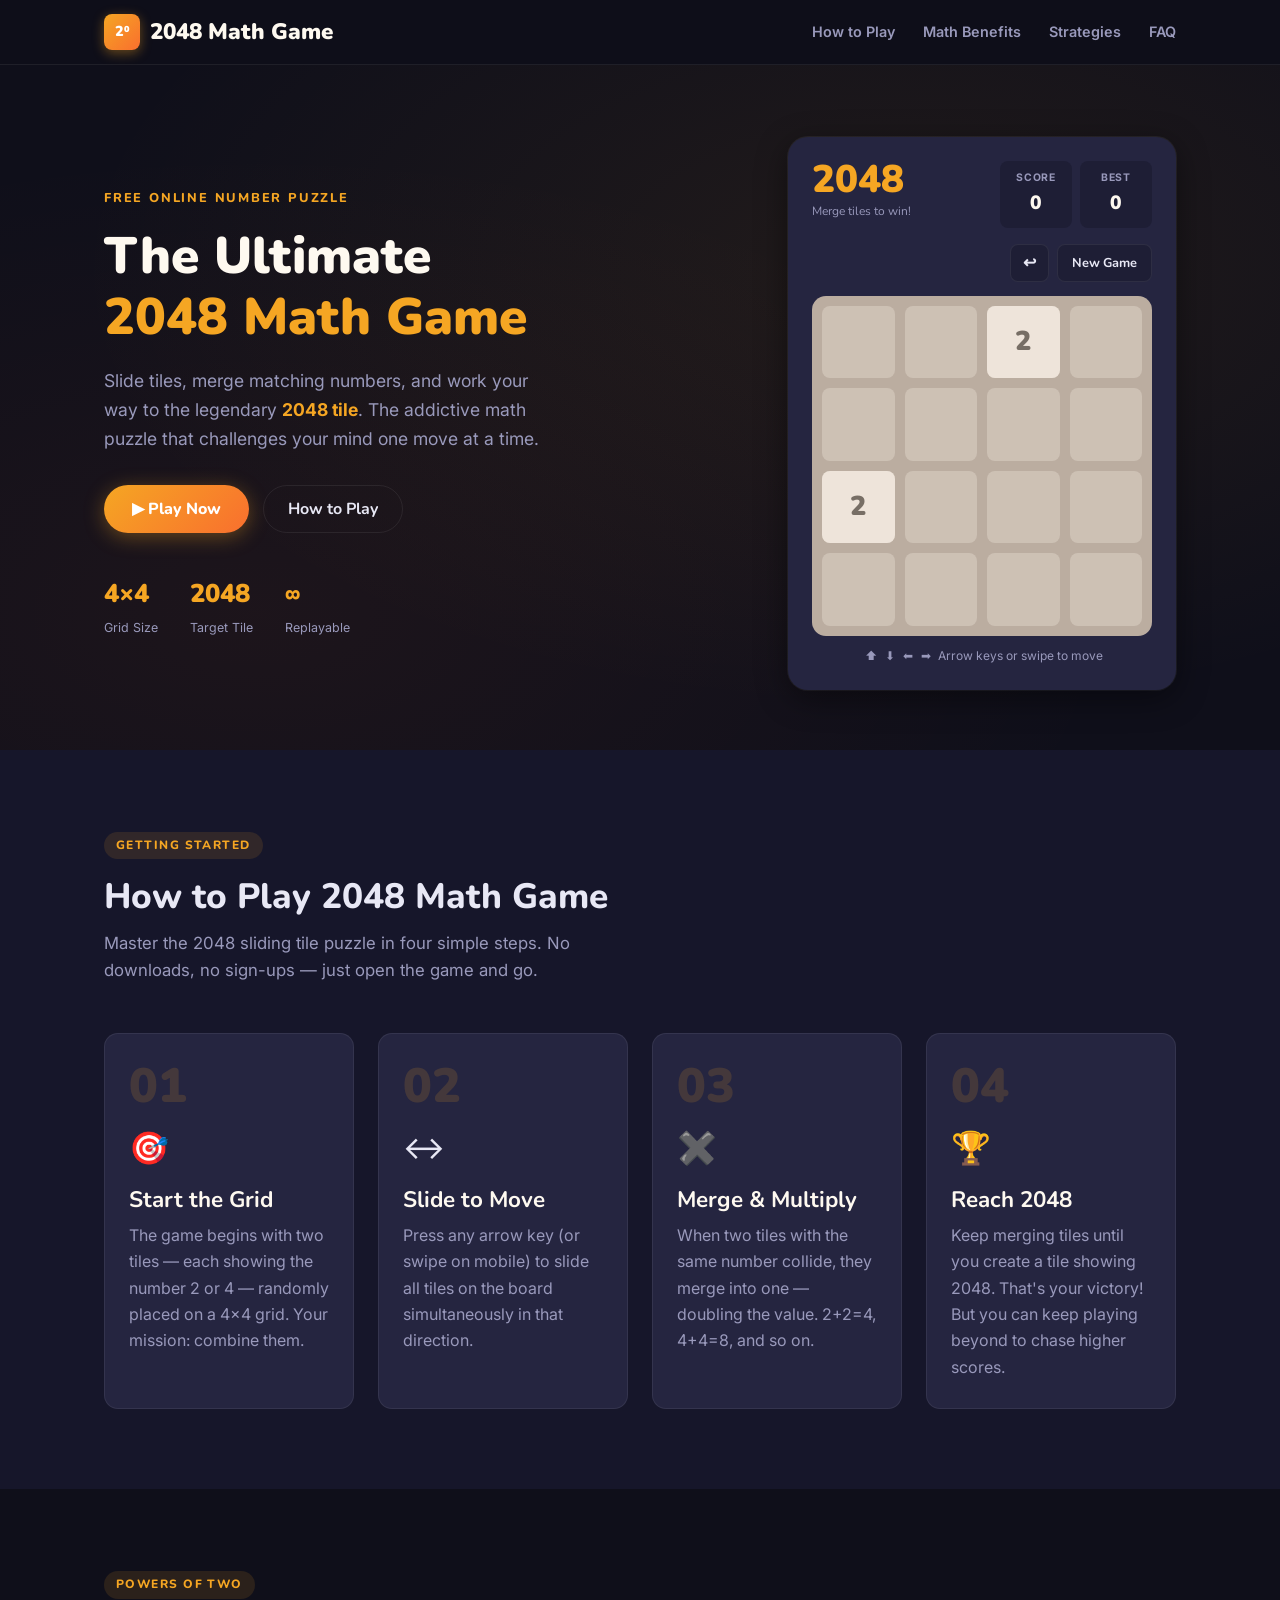
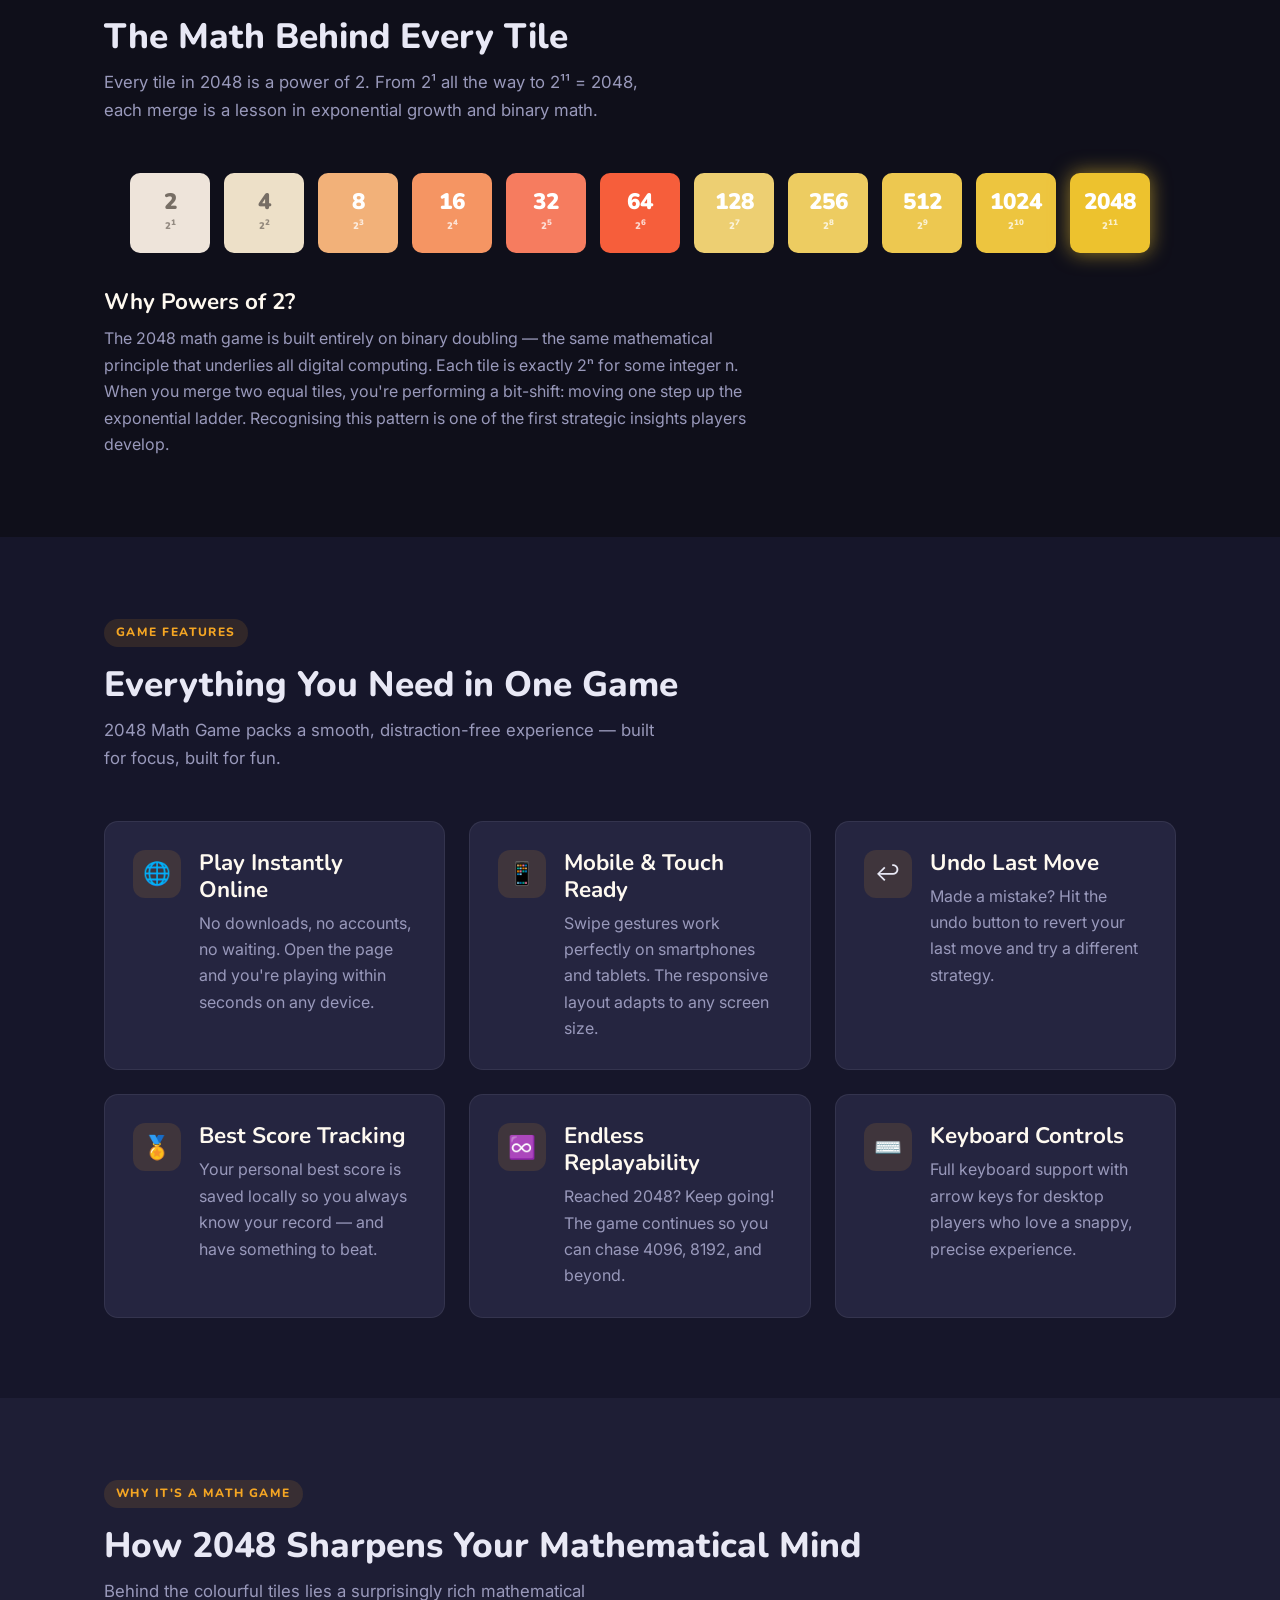
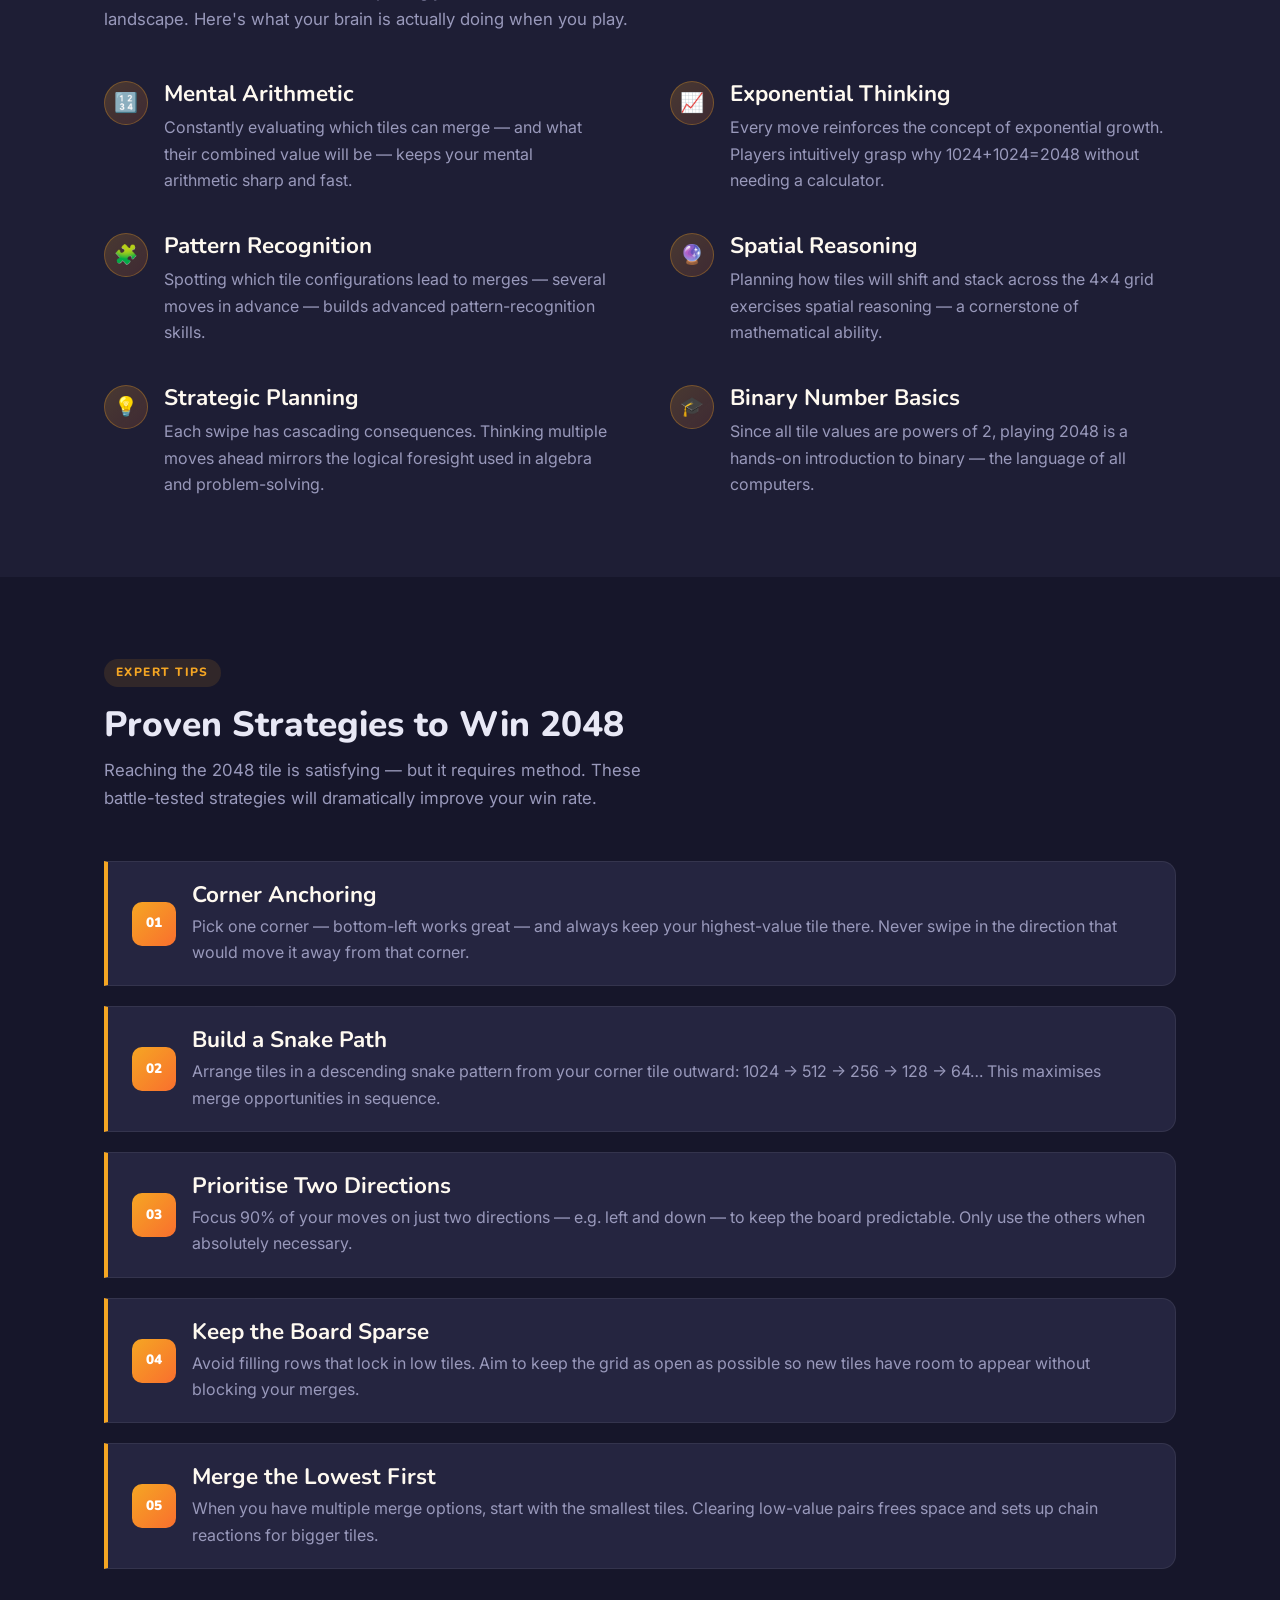
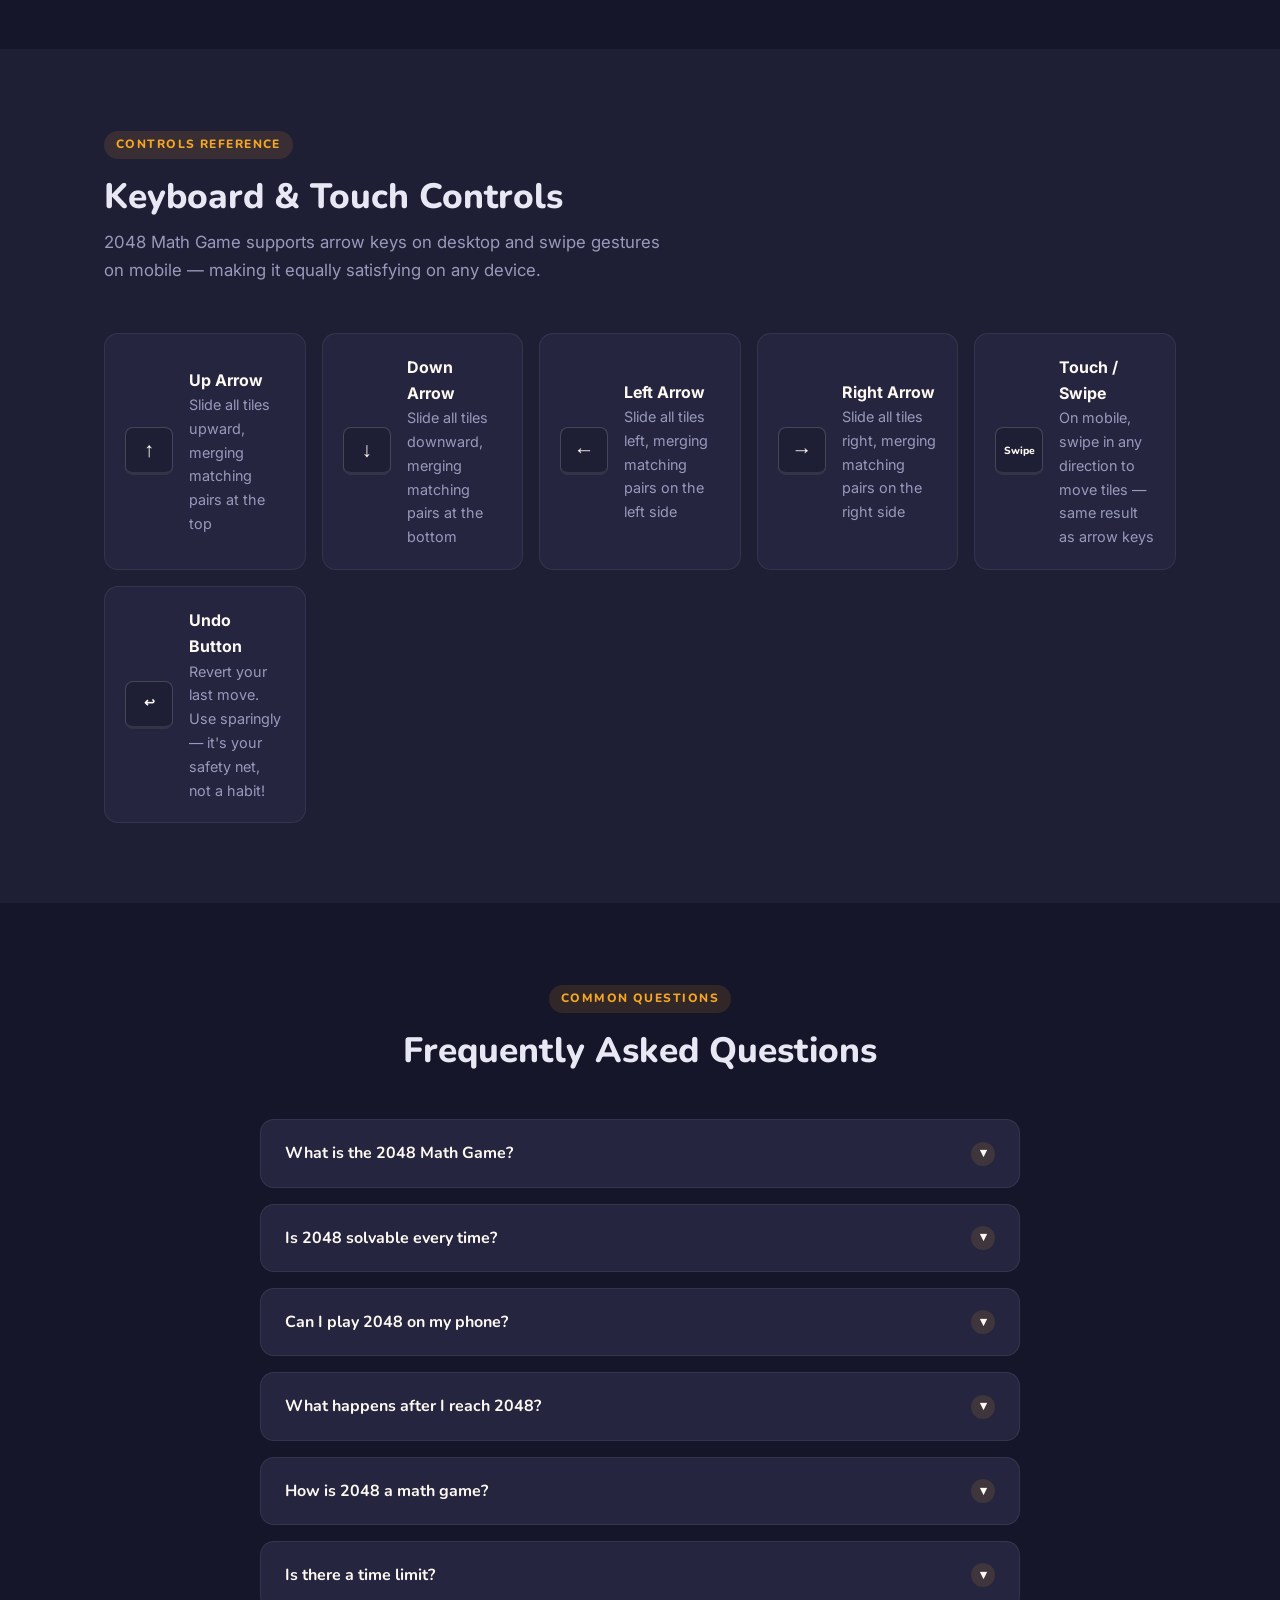
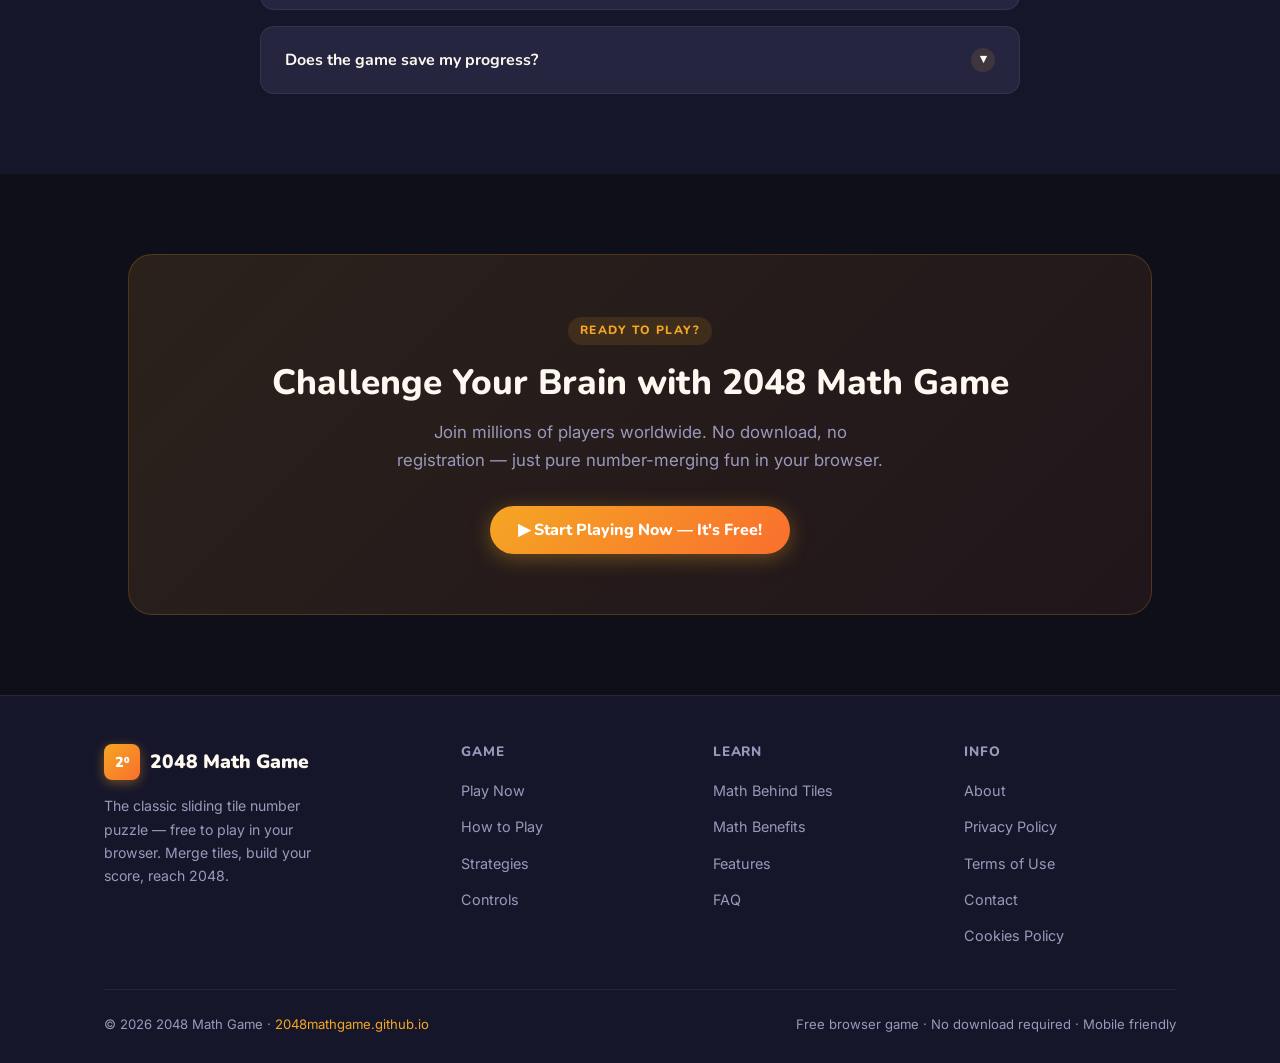
<file: index.html>
<!DOCTYPE html>
<html lang="en">
<head>
  <meta charset="UTF-8" />
  <meta name="viewport" content="width=device-width, initial-scale=1.0" />
  <title>2048 Math Game – Unblocked - Play the Classic Sliding Tile Puzzle</title>
  <meta name="description" content="Play 2048 Math Game online free! Slide tiles, merge numbers, and reach the 2048 tile. The addictive number puzzle that sharpens math skills and logical thinking." />
  <meta name="keywords" content="2048 math game, 2048 game, number puzzle, sliding tile puzzle, math puzzle game, 2048 online, brain game, number merge game" />
  <meta name="robots" content="index, follow" />
  <meta name="author" content="2048 Math Game" />
  <link rel="canonical" href="https://2048mathgame.github.io/" />
  <link rel="icon" type="image/png" sizes="32x32" href="/favicon.png">

  <!-- Open Graph -->
  <meta property="og:title" content="2048 Math Game – Play Free Online" />
  <meta property="og:description" content="The classic 2048 sliding number puzzle. Merge tiles, build your score, and reach 2048!" />
  <meta property="og:url" content="https://2048mathgame.github.io/" />
  <meta property="og:type" content="website" />
  <meta property="og:image" content="https://2048mathgame.github.io/og-image.png" />

  <!-- Twitter Card -->
  <meta name="twitter:card" content="summary_large_image" />
  <meta name="twitter:title" content="2048 Math Game – Play Free Online" />
  <meta name="twitter:description" content="Slide tiles, merge numbers, reach 2048. Play the addictive math puzzle game free!" />

  <!-- Schema Markup -->
  <script type="application/ld+json">
  {
    "@context": "https://schema.org",
    "@graph": [
      {
        "@type": "WebSite",
        "@id": "https://2048mathgame.github.io/#website",
        "url": "https://2048mathgame.github.io/",
        "name": "2048 Math Game",
        "description": "Play the classic 2048 sliding tile number puzzle game online for free.",
        "publisher": { "@id": "https://2048mathgame.github.io/#organization" }
      },
      {
        "@type": "Organization",
        "@id": "https://2048mathgame.github.io/#organization",
        "name": "2048 Math Game",
        "url": "https://2048mathgame.github.io/"
      },
      {
        "@type": "VideoGame",
        "name": "2048 Math Game",
        "url": "https://2048mathgame.github.io/",
        "description": "A sliding tile number puzzle where you merge matching numbers to reach the 2048 tile.",
        "genre": ["Puzzle", "Math", "Educational"],
        "gamePlatform": "Web Browser",
        "applicationCategory": "Game",
        "operatingSystem": "Any",
        "offers": {
          "@type": "Offer",
          "price": "0",
          "priceCurrency": "USD"
        }
      },
      {
        "@type": "FAQPage",
        "mainEntity": [
          {
            "@type": "Question",
            "name": "What is the 2048 Math Game?",
            "acceptedAnswer": {
              "@type": "Answer",
              "text": "2048 is a sliding tile puzzle game where you combine numbered tiles on a 4×4 grid. Merge matching numbers to create larger values and reach the coveted 2048 tile."
            }
          },
          {
            "@type": "Question",
            "name": "How do you play 2048?",
            "acceptedAnswer": {
              "@type": "Answer",
              "text": "Use arrow keys or swipe to slide all tiles on the board. When two tiles with the same number collide, they merge into one tile with double the value. Reach 2048 to win!"
            }
          },
          {
            "@type": "Question",
            "name": "Does 2048 help with math skills?",
            "acceptedAnswer": {
              "@type": "Answer",
              "text": "Yes! 2048 reinforces powers of 2, mental arithmetic, and pattern recognition — all key components of mathematical thinking."
            }
          },
          {
            "@type": "Question",
            "name": "Is 2048 Math Game free to play?",
            "acceptedAnswer": {
              "@type": "Answer",
              "text": "Absolutely. 2048 Math Game is 100% free to play directly in your browser with no download or registration required."
            }
          }
        ]
      }
    ]
  }
  </script>

  <!-- Fonts -->
  <link rel="preconnect" href="https://fonts.googleapis.com" />
  <link rel="preconnect" href="https://fonts.gstatic.com" crossorigin />
  <link href="https://fonts.googleapis.com/css2?family=Nunito:wght@400;600;700;800;900&family=Inter:wght@400;500;600&display=swap" rel="stylesheet" />

  <style>
    /* ─── TOKENS ─────────────────────────────────────────── */
    :root {
      --bg:        #0f0f1a;
      --bg2:       #16162a;
      --bg3:       #1e1e35;
      --surface:   #252540;
      --gold:      #f5a623;
      --orange:    #f96f2e;
      --cream:     #fef9f0;
      --slate:     #8888aa;
      --text:      #e8e8f5;
      --text-dim:  #9999bb;
      --border:    rgba(255,255,255,.07);
      --radius:    14px;
      --radius-sm: 8px;
      --shadow:    0 8px 32px rgba(0,0,0,.45);
      --transition: .18s ease;

      /* Tile colours */
      --t2:    #eee4da; --t2c:    #776e65;
      --t4:    #ede0c8; --t4c:    #776e65;
      --t8:    #f2b179; --t8c:    #fff;
      --t16:   #f59563; --t16c:   #fff;
      --t32:   #f67c5f; --t32c:   #fff;
      --t64:   #f65e3b; --t64c:   #fff;
      --t128:  #edcf72; --t128c:  #fff;
      --t256:  #edcc61; --t256c:  #fff;
      --t512:  #edc850; --t512c:  #fff;
      --t1024: #edc53f; --t1024c: #fff;
      --t2048: #edc22e; --t2048c: #fff;
      --thigh: #3c3a32; --thighc: #fff;
    }

    /* ─── RESET ──────────────────────────────────────────── */
    *, *::before, *::after { box-sizing: border-box; margin: 0; padding: 0; }
    html { scroll-behavior: smooth; font-size: 16px; }
    body {
      font-family: 'Inter', sans-serif;
      background: var(--bg);
      color: var(--text);
      line-height: 1.65;
      overflow-x: hidden;
    }
    a { color: var(--gold); text-decoration: none; }
    a:hover { text-decoration: underline; }
    img { max-width: 100%; display: block; }
    ul, ol { list-style: none; }

    /* ─── TYPOGRAPHY ─────────────────────────────────────── */
    h1, h2, h3, h4 { font-family: 'Nunito', sans-serif; line-height: 1.2; }
    h1 { font-size: clamp(2rem, 5vw, 3.2rem); font-weight: 900; }
    h2 { font-size: clamp(1.5rem, 3.5vw, 2.2rem); font-weight: 800; }
    h3 { font-size: clamp(1.1rem, 2vw, 1.4rem); font-weight: 700; }
    p  { color: var(--text-dim); }

    /* ─── LAYOUT HELPERS ─────────────────────────────────── */
    .container { max-width: 1120px; margin: 0 auto; padding: 0 24px; }
    .section    { padding: 80px 0; }
    .section--dark  { background: var(--bg2); }
    .section--darker{ background: var(--bg3); }
    .section-label {
      display: inline-block;
      font-family: 'Nunito', sans-serif;
      font-size: .75rem; font-weight: 800;
      letter-spacing: .12em; text-transform: uppercase;
      color: var(--gold);
      background: rgba(245,166,35,.12);
      padding: 4px 12px; border-radius: 20px;
      margin-bottom: 16px;
    }
    .section-head { margin-bottom: 48px; }
    .section-head p { margin-top: 12px; max-width: 560px; font-size: 1.05rem; }

    /* ─── HEADER ─────────────────────────────────────────── */
    #site-header {
      position: sticky; top: 0; z-index: 200;
      background: rgba(15,15,26,.92);
      backdrop-filter: blur(14px);
      border-bottom: 1px solid var(--border);
    }
    .header-inner {
      display: flex; align-items: center; justify-content: space-between;
      height: 64px; gap: 24px;
    }
    .logo {
      display: flex; align-items: center; gap: 10px;
      font-family: 'Nunito', sans-serif; font-weight: 900; font-size: 1.4rem;
      color: var(--cream); text-decoration: none;
    }
    .logo-tile {
      width: 36px; height: 36px; border-radius: 8px;
      background: linear-gradient(135deg, var(--gold), var(--orange));
      display: flex; align-items: center; justify-content: center;
      font-size: .9rem; font-weight: 900; color: #fff;
      box-shadow: 0 3px 12px rgba(245,166,35,.4);
    }
    .nav-links {
      display: flex; align-items: center; gap: 28px;
      font-size: .9rem; font-weight: 600;
    }
    .nav-links a { color: var(--text-dim); transition: color var(--transition); }
    .nav-links a:hover { color: var(--gold); text-decoration: none; }
    .btn-play-now {
      background: linear-gradient(135deg, var(--gold), var(--orange));
      color: #fff; font-family: 'Nunito', sans-serif;
      font-weight: 800; font-size: .9rem;
      padding: 9px 20px; border-radius: 30px;
      border: none; cursor: pointer; transition: opacity var(--transition);
      text-decoration: none; display: inline-block;
    }
    .btn-play-now:hover { opacity: .88; text-decoration: none; }
    .nav-toggle {
      display: none; background: none; border: none;
      cursor: pointer; color: var(--text); padding: 4px;
    }
    .nav-toggle span {
      display: block; width: 24px; height: 2px;
      background: currentColor; margin: 5px 0;
      transition: all .2s;
    }

    /* ─── HERO ───────────────────────────────────────────── */
    #hero {
      background: radial-gradient(ellipse at 70% 30%, rgba(245,166,35,.08) 0%, transparent 65%),
                  radial-gradient(ellipse at 20% 80%, rgba(249,111,46,.06) 0%, transparent 60%),
                  var(--bg);
      padding: 72px 0 60px;
    }
    .hero-inner {
      display: grid;
      grid-template-columns: 1fr auto;
      gap: 56px; align-items: center;
    }
    .hero-text .eyebrow {
      font-family: 'Nunito', sans-serif; font-size: .8rem;
      font-weight: 800; letter-spacing: .14em; text-transform: uppercase;
      color: var(--gold); margin-bottom: 16px;
    }
    .hero-text h1 { color: var(--cream); margin-bottom: 18px; }
    .hero-text h1 span { color: var(--gold); }
    .hero-text p { font-size: 1.1rem; max-width: 440px; margin-bottom: 32px; }
    .hero-actions { display: flex; gap: 14px; flex-wrap: wrap; align-items: center; }
    .btn-primary {
      background: linear-gradient(135deg, var(--gold), var(--orange));
      color: #fff; font-family: 'Nunito', sans-serif;
      font-weight: 800; font-size: 1rem;
      padding: 13px 28px; border-radius: 30px;
      border: none; cursor: pointer; transition: transform .15s, box-shadow .15s;
      box-shadow: 0 4px 20px rgba(245,166,35,.35);
    }
    .btn-primary:hover { transform: translateY(-2px); box-shadow: 0 8px 28px rgba(245,166,35,.45); }
    .btn-secondary {
      background: transparent; color: var(--text);
      border: 1.5px solid var(--border);
      font-family: 'Nunito', sans-serif; font-weight: 700; font-size: 1rem;
      padding: 12px 24px; border-radius: 30px; cursor: pointer;
      transition: border-color var(--transition), color var(--transition);
    }
    .btn-secondary:hover { border-color: var(--gold); color: var(--gold); }
    .hero-stats {
      display: flex; gap: 32px; margin-top: 40px;
    }
    .stat-item .num {
      font-family: 'Nunito', sans-serif; font-size: 1.6rem;
      font-weight: 900; color: var(--gold);
    }
    .stat-item .lbl {
      font-size: .78rem; color: var(--text-dim); margin-top: 2px;
    }

    /* ─── GAME BOARD ─────────────────────────────────────── */
    .game-wrap {
      background: var(--surface);
      border-radius: 20px; padding: 24px;
      box-shadow: var(--shadow), 0 0 0 1px var(--border);
      min-width: 320px;
    }
    .game-header-row {
      display: flex; justify-content: space-between;
      align-items: flex-start; margin-bottom: 16px; gap: 12px;
    }
    .game-title-block { font-family: 'Nunito', sans-serif; }
    .game-title-block .g-title {
      font-size: 2.4rem; font-weight: 900; color: var(--gold);
      line-height: 1;
    }
    .game-title-block .g-sub {
      font-size: .75rem; color: var(--text-dim); margin-top: 3px;
    }
    .score-blocks { display: flex; gap: 8px; }
    .score-box {
      background: var(--bg3); border-radius: var(--radius-sm);
      padding: 8px 14px; text-align: center; min-width: 72px;
    }
    .score-box .s-label {
      font-size: .65rem; letter-spacing: .08em;
      text-transform: uppercase; color: var(--text-dim);
      font-weight: 700;
    }
    .score-box .s-val {
      font-family: 'Nunito', sans-serif; font-size: 1.2rem;
      font-weight: 900; color: var(--cream); margin-top: 2px;
    }
    .game-controls {
      display: flex; gap: 8px; margin-bottom: 14px;
      justify-content: flex-end;
    }
    .ctrl-btn {
      background: var(--bg3); border: 1px solid var(--border);
      color: var(--text); font-family: 'Nunito', sans-serif;
      font-size: .8rem; font-weight: 700;
      padding: 7px 14px; border-radius: var(--radius-sm);
      cursor: pointer; transition: background var(--transition);
    }
    .ctrl-btn:hover { background: var(--surface); }
    .ctrl-btn.undo-btn { font-size: 1rem; padding: 7px 12px; }

    /* Board */
    .board-container {
      position: relative;
      background: #bbada0;
      border-radius: var(--radius);
      padding: 10px; width: 340px; height: 340px;
      user-select: none; touch-action: none;
    }
    .board-grid {
      display: grid;
      grid-template-columns: repeat(4,1fr);
      grid-template-rows: repeat(4,1fr);
      gap: 10px;
      width: 100%; height: 100%;
    }
    .cell-bg {
      background: rgba(238,228,218,.35);
      border-radius: var(--radius-sm);
    }
    .tiles-layer {
      position: absolute; inset: 10px;
      display: grid;
      grid-template-columns: repeat(4,1fr);
      grid-template-rows: repeat(4,1fr);
      gap: 10px;
    }
    .tile {
      border-radius: var(--radius-sm);
      display: flex; align-items: center; justify-content: center;
      font-family: 'Nunito', sans-serif; font-weight: 900;
      font-size: 1.6rem; line-height: 1;
      animation: tileAppear .12s ease-out;
      transition: none;
    }
    .tile.merged { animation: tileMerge .14s ease-out; }
    @keyframes tileAppear {
      from { transform: scale(.5); opacity: 0; }
      to   { transform: scale(1); opacity: 1; }
    }
    @keyframes tileMerge {
      0%   { transform: scale(1); }
      50%  { transform: scale(1.18); }
      100% { transform: scale(1); }
    }

    /* Tile values */
    .tile[data-val="2"]    { background:var(--t2);    color:var(--t2c);    font-size:1.7rem; }
    .tile[data-val="4"]    { background:var(--t4);    color:var(--t4c);    font-size:1.7rem; }
    .tile[data-val="8"]    { background:var(--t8);    color:var(--t8c);    font-size:1.7rem; }
    .tile[data-val="16"]   { background:var(--t16);   color:var(--t16c);   font-size:1.5rem; }
    .tile[data-val="32"]   { background:var(--t32);   color:var(--t32c);   font-size:1.5rem; }
    .tile[data-val="64"]   { background:var(--t64);   color:var(--t64c);   font-size:1.5rem; }
    .tile[data-val="128"]  { background:var(--t128);  color:var(--t128c);  font-size:1.25rem; }
    .tile[data-val="256"]  { background:var(--t256);  color:var(--t256c);  font-size:1.25rem; }
    .tile[data-val="512"]  { background:var(--t512);  color:var(--t512c);  font-size:1.25rem; }
    .tile[data-val="1024"] { background:var(--t1024); color:var(--t1024c); font-size:1.05rem; }
    .tile[data-val="2048"] { background:var(--t2048); color:var(--t2048c); font-size:1.05rem;
                              box-shadow:0 0 28px rgba(237,194,46,.7); }
    .tile[data-val]        { }
    .tile[data-val]:not([data-val="2"]):not([data-val="4"]):not([data-val="8"]):not([data-val="16"]):not([data-val="32"]):not([data-val="64"]):not([data-val="128"]):not([data-val="256"]):not([data-val="512"]):not([data-val="1024"]):not([data-val="2048"]) {
      background: var(--thigh); color: var(--thighc); font-size: .95rem;
    }

    /* Overlay */
    .board-overlay {
      position: absolute; inset: 0;
      background: rgba(238,228,218,.73);
      backdrop-filter: blur(4px);
      border-radius: var(--radius);
      display: flex; flex-direction: column;
      align-items: center; justify-content: center;
      gap: 14px; z-index: 10;
      opacity: 0; pointer-events: none;
      transition: opacity .25s;
    }
    .board-overlay.visible { opacity: 1; pointer-events: all; }
    .overlay-msg {
      font-family: 'Nunito', sans-serif;
      font-size: 2rem; font-weight: 900; color: #776e65;
    }
    .overlay-sub { font-size: .95rem; color: #9b8e80; text-align: center; padding: 0 20px; }
    .overlay-btn {
      background: linear-gradient(135deg, var(--gold), var(--orange));
      color: #fff; font-family: 'Nunito', sans-serif;
      font-weight: 800; font-size: 1rem;
      padding: 12px 28px; border-radius: 30px;
      border: none; cursor: pointer;
    }

    /* Swipe hint */
    .swipe-hint {
      text-align: center; margin-top: 10px;
      font-size: .75rem; color: var(--text-dim);
    }
    .swipe-hint span { margin: 0 4px; }

    /* ─── HOW TO PLAY ────────────────────────────────────── */
    .steps-grid {
      display: grid;
      grid-template-columns: repeat(auto-fit, minmax(220px, 1fr));
      gap: 24px;
    }
    .step-card {
      background: var(--surface);
      border: 1px solid var(--border);
      border-radius: var(--radius);
      padding: 28px 24px;
      position: relative;
      transition: border-color var(--transition);
    }
    .step-card:hover { border-color: rgba(245,166,35,.4); }
    .step-num {
      font-family: 'Nunito', sans-serif; font-size: 3rem;
      font-weight: 900; color: rgba(245,166,35,.15);
      line-height: 1; margin-bottom: 12px;
    }
    .step-icon {
      font-size: 2rem; margin-bottom: 12px;
    }
    .step-card h3 { color: var(--cream); margin-bottom: 8px; }

    /* ─── MATH TILES SHOWCASE ────────────────────────────── */
    .tiles-showcase {
      display: flex; flex-wrap: wrap; gap: 14px;
      justify-content: center;
    }
    .demo-tile {
      width: 80px; height: 80px; border-radius: 10px;
      display: flex; flex-direction: column;
      align-items: center; justify-content: center;
      font-family: 'Nunito', sans-serif; font-weight: 900;
    }
    .demo-tile .dv { font-size: 1.4rem; line-height: 1; }
    .demo-tile .dp { font-size: .6rem; opacity: .75; margin-top: 3px; }

    /* ─── FEATURES ───────────────────────────────────────── */
    .features-grid {
      display: grid;
      grid-template-columns: repeat(auto-fit, minmax(280px, 1fr));
      gap: 24px;
    }
    .feature-card {
      background: var(--surface);
      border: 1px solid var(--border);
      border-radius: var(--radius);
      padding: 28px;
      display: flex; gap: 18px; align-items: flex-start;
      transition: transform var(--transition), border-color var(--transition);
    }
    .feature-card:hover {
      transform: translateY(-3px);
      border-color: rgba(245,166,35,.3);
    }
    .feature-icon {
      width: 48px; height: 48px; border-radius: 12px; flex-shrink: 0;
      background: rgba(245,166,35,.12);
      display: flex; align-items: center; justify-content: center;
      font-size: 1.4rem;
    }
    .feature-card h3 { color: var(--cream); margin-bottom: 6px; }

    /* ─── MATH BENEFITS ──────────────────────────────────── */
    .benefits-grid {
      display: grid;
      grid-template-columns: 1fr 1fr;
      gap: 40px 60px;
    }
    .benefit-item { display: flex; gap: 16px; }
    .benefit-icon {
      width: 44px; height: 44px; border-radius: 50%; flex-shrink: 0;
      background: linear-gradient(135deg, rgba(245,166,35,.2), rgba(249,111,46,.15));
      border: 1.5px solid rgba(245,166,35,.3);
      display: flex; align-items: center; justify-content: center;
      font-size: 1.2rem;
    }
    .benefit-item h3 { color: var(--cream); margin-bottom: 6px; }

    /* ─── STRATEGIES ─────────────────────────────────────── */
    .strategies-list { display: flex; flex-direction: column; gap: 20px; }
    .strategy-item {
      background: var(--surface);
      border: 1px solid var(--border);
      border-left: 4px solid var(--gold);
      border-radius: 0 var(--radius) var(--radius) 0;
      padding: 20px 24px;
      display: grid;
      grid-template-columns: auto 1fr;
      gap: 16px; align-items: center;
    }
    .strategy-badge {
      background: linear-gradient(135deg, var(--gold), var(--orange));
      color: #fff; font-family: 'Nunito', sans-serif;
      font-weight: 900; font-size: .85rem;
      width: 44px; height: 44px; border-radius: 10px;
      display: flex; align-items: center; justify-content: center;
      flex-shrink: 0;
    }
    .strategy-item h3 { color: var(--cream); margin-bottom: 4px; }

    /* ─── FAQ ────────────────────────────────────────────── */
    .faq-list { display: flex; flex-direction: column; gap: 16px; max-width: 760px; margin: 0 auto; }
    .faq-item {
      background: var(--surface);
      border: 1px solid var(--border);
      border-radius: var(--radius);
      overflow: hidden;
    }
    .faq-q {
      display: flex; justify-content: space-between; align-items: center;
      padding: 20px 24px; cursor: pointer;
      font-family: 'Nunito', sans-serif; font-weight: 700;
      font-size: 1rem; color: var(--cream);
      gap: 12px;
    }
    .faq-q .chevron {
      width: 24px; height: 24px; border-radius: 50%;
      background: rgba(245,166,35,.12);
      display: flex; align-items: center; justify-content: center;
      flex-shrink: 0; font-size: .8rem;
      transition: transform .2s;
    }
    .faq-item.open .chevron { transform: rotate(180deg); }
    .faq-a {
      max-height: 0; overflow: hidden;
      transition: max-height .28s ease, padding .28s ease;
      padding: 0 24px;
    }
    .faq-item.open .faq-a {
      max-height: 300px; padding: 0 24px 20px;
    }

    /* ─── KEYBOARD GUIDE ─────────────────────────────────── */
    .kbd-grid {
      display: grid;
      grid-template-columns: repeat(auto-fit, minmax(200px, 1fr));
      gap: 16px;
    }
    .kbd-item {
      background: var(--surface); border: 1px solid var(--border);
      border-radius: var(--radius); padding: 20px;
      display: flex; align-items: center; gap: 16px;
    }
    .kbd {
      background: var(--bg3);
      border: 1px solid rgba(255,255,255,.18);
      border-bottom: 3px solid rgba(255,255,255,.1);
      border-radius: 8px;
      font-family: 'Nunito', sans-serif; font-weight: 800;
      font-size: 1.3rem; color: var(--cream);
      width: 48px; height: 48px;
      display: flex; align-items: center; justify-content: center;
      flex-shrink: 0;
    }
    .kbd-item p { color: var(--text-dim); font-size: .9rem; }

    /* ─── CTA BANNER ─────────────────────────────────────── */
    .cta-band {
      background: linear-gradient(135deg, rgba(245,166,35,.12), rgba(249,111,46,.08));
      border: 1px solid rgba(245,166,35,.2);
      border-radius: 24px;
      padding: 60px 40px; text-align: center;
      margin: 0 24px;
    }
    .cta-band h2 { color: var(--cream); margin-bottom: 16px; }
    .cta-band p { max-width: 500px; margin: 0 auto 32px; font-size: 1.05rem; }

    /* ─── FOOTER ─────────────────────────────────────────── */
    #site-footer {
      background: var(--bg2);
      border-top: 1px solid var(--border);
      padding: 48px 0 28px;
    }
    .footer-inner {
      display: grid;
      grid-template-columns: 1.5fr 1fr 1fr 1fr;
      gap: 40px; margin-bottom: 40px;
    }
    .footer-brand .logo { margin-bottom: 14px; font-size: 1.2rem; }
    .footer-brand p { font-size: .88rem; max-width: 240px; }
    .footer-col h4 {
      font-family: 'Nunito', sans-serif; font-weight: 800;
      font-size: .85rem; letter-spacing: .06em; text-transform: uppercase;
      color: var(--text-dim); margin-bottom: 16px;
    }
    .footer-col li + li { margin-top: 10px; }
    .footer-col a {
      font-size: .9rem; color: var(--text-dim);
      transition: color var(--transition);
    }
    .footer-col a:hover { color: var(--gold); }
    .footer-bottom {
      border-top: 1px solid var(--border);
      padding-top: 24px;
      display: flex; justify-content: space-between;
      align-items: center; gap: 16px;
      font-size: .82rem; color: var(--text-dim);
      flex-wrap: wrap;
    }

    /* ─── SCORE POP ──────────────────────────────────────── */
    .score-pop {
      position: fixed; pointer-events: none; z-index: 500;
      font-family: 'Nunito', sans-serif; font-weight: 900;
      font-size: 1.4rem; color: var(--gold);
      text-shadow: 0 2px 8px rgba(0,0,0,.5);
      animation: scorePop .9s ease-out forwards;
    }
    @keyframes scorePop {
      0%   { transform: translateY(0); opacity: 1; }
      100% { transform: translateY(-60px); opacity: 0; }
    }

    /* ─── RESPONSIVE ─────────────────────────────────────── */
    @media (max-width: 1024px) {
      .hero-inner { grid-template-columns: 1fr; justify-items: center; text-align: center; }
      .hero-text p { max-width: 100%; }
      .hero-actions { justify-content: center; }
      .hero-stats  { justify-content: center; }
      .footer-inner { grid-template-columns: 1fr 1fr; }
      .benefits-grid { grid-template-columns: 1fr; }
    }
    @media (max-width: 768px) {
      .nav-links { display: none; }
      .nav-toggle { display: block; }
      .nav-links.open {
        display: flex; flex-direction: column;
        position: absolute; top: 64px; left: 0; right: 0;
        background: rgba(15,15,26,.97);
        padding: 24px; gap: 20px;
        border-bottom: 1px solid var(--border);
      }
      .section { padding: 56px 0; }
      .board-container { width: 300px; height: 300px; }
      .footer-inner { grid-template-columns: 1fr; gap: 28px; }
      .footer-bottom { flex-direction: column; text-align: center; }
    }
    @media (max-width: 420px) {
      .board-container { width: 280px; height: 280px; }
      .game-wrap { padding: 16px; min-width: unset; width: 100%; }
      .cta-band { padding: 40px 24px; }
    }
    @media (prefers-reduced-motion: reduce) {
      *, *::before, *::after { animation-duration: .001s !important; transition-duration: .001s !important; }
    }
  </style>
</head>
<body>

<!-- ═══════════════════════════════ HEADER ═══════════════════════════════ -->
<header id="site-header" role="banner"></header>

<!-- ═══════════════════════════════ MAIN ════════════════════════════════ -->
<main>

  <!-- §1 HERO + GAME -->
  <section id="hero" aria-label="Play 2048 Math Game">
    <div class="container">
      <div class="hero-inner">

        <!-- Left: copy -->
        <div class="hero-text">
          <div class="eyebrow">Free Online Number Puzzle</div>
          <h1>The Ultimate<br /><span>2048 Math Game</span></h1>
          <p>Slide tiles, merge matching numbers, and work your way to the legendary <strong style="color:var(--gold)">2048 tile</strong>. The addictive math puzzle that challenges your mind one move at a time.</p>
          <div class="hero-actions">
            <button class="btn-primary" onclick="scrollToGame()">▶ Play Now</button>
            <button class="btn-secondary" onclick="document.getElementById('how-to-play').scrollIntoView({behavior:'smooth'})">How to Play</button>
          </div>
          <div class="hero-stats">
            <div class="stat-item"><div class="num">4×4</div><div class="lbl">Grid Size</div></div>
            <div class="stat-item"><div class="num">2048</div><div class="lbl">Target Tile</div></div>
            <div class="stat-item"><div class="num">∞</div><div class="lbl">Replayable</div></div>
          </div>
        </div>

        <!-- Right: live game -->
        <div id="game-anchor">
          <div class="game-wrap" role="application" aria-label="2048 game board">
            <div class="game-header-row">
              <div class="game-title-block">
                <div class="g-title">2048</div>
                <div class="g-sub">Merge tiles to win!</div>
              </div>
              <div class="score-blocks">
                <div class="score-box">
                  <div class="s-label">Score</div>
                  <div class="s-val" id="score-display">0</div>
                </div>
                <div class="score-box">
                  <div class="s-label">Best</div>
                  <div class="s-val" id="best-display">0</div>
                </div>
              </div>
            </div>
            <div class="game-controls">
              <button class="ctrl-btn undo-btn" id="undo-btn" title="Undo last move">↩</button>
              <button class="ctrl-btn" id="new-btn">New Game</button>
            </div>
            <div class="board-container" id="board-container" tabindex="0" aria-label="Game grid, use arrow keys to play">
              <div class="board-grid" id="cell-layer">
                <!-- 16 background cells -->
              </div>
              <div class="tiles-layer" id="tile-layer"></div>
              <div class="board-overlay" id="board-overlay">
                <div class="overlay-msg" id="overlay-msg">Game Over</div>
                <div class="overlay-sub" id="overlay-sub">No more moves available. Try again!</div>
                <button class="overlay-btn" id="overlay-btn">Play Again</button>
              </div>
            </div>
            <div class="swipe-hint">
              <span>⬆</span><span>⬇</span><span>⬅</span><span>➡</span>
              Arrow keys or swipe to move
            </div>
          </div>
        </div>

      </div>
    </div>
  </section>

  <!-- §2 HOW TO PLAY -->
  <section id="how-to-play" class="section section--dark" aria-labelledby="htp-title">
    <div class="container">
      <div class="section-head">
        <span class="section-label">Getting Started</span>
        <h2 id="htp-title">How to Play 2048 Math Game</h2>
        <p>Master the 2048 sliding tile puzzle in four simple steps. No downloads, no sign-ups — just open the game and go.</p>
      </div>
      <div class="steps-grid">
        <div class="step-card">
          <div class="step-num">01</div>
          <div class="step-icon">🎯</div>
          <h3>Start the Grid</h3>
          <p>The game begins with two tiles — each showing the number 2 or 4 — randomly placed on a 4×4 grid. Your mission: combine them.</p>
        </div>
        <div class="step-card">
          <div class="step-num">02</div>
          <div class="step-icon">↔️</div>
          <h3>Slide to Move</h3>
          <p>Press any arrow key (or swipe on mobile) to slide all tiles on the board simultaneously in that direction.</p>
        </div>
        <div class="step-card">
          <div class="step-num">03</div>
          <div class="step-icon">✖️</div>
          <h3>Merge & Multiply</h3>
          <p>When two tiles with the same number collide, they merge into one — doubling the value. 2+2=4, 4+4=8, and so on.</p>
        </div>
        <div class="step-card">
          <div class="step-num">04</div>
          <div class="step-icon">🏆</div>
          <h3>Reach 2048</h3>
          <p>Keep merging tiles until you create a tile showing 2048. That's your victory! But you can keep playing beyond to chase higher scores.</p>
        </div>
      </div>
    </div>
  </section>

  <!-- §3 TILES SHOWCASE -->
  <section id="tile-values" class="section" aria-labelledby="tv-title">
    <div class="container">
      <div class="section-head">
        <span class="section-label">Powers of Two</span>
        <h2 id="tv-title">The Math Behind Every Tile</h2>
        <p>Every tile in 2048 is a power of 2. From 2¹ all the way to 2¹¹ = 2048, each merge is a lesson in exponential growth and binary math.</p>
      </div>
      <div class="tiles-showcase" role="list" aria-label="Tile values from 2 to 2048">
        <!-- Rendered by JS -->
      </div>
      <div style="margin-top:36px; max-width:660px;">
        <h3 style="color:var(--cream); margin-bottom:10px;">Why Powers of 2?</h3>
        <p>The 2048 math game is built entirely on binary doubling — the same mathematical principle that underlies all digital computing. Each tile is exactly 2ⁿ for some integer n. When you merge two equal tiles, you're performing a bit-shift: moving one step up the exponential ladder. Recognising this pattern is one of the first strategic insights players develop.</p>
      </div>
    </div>
  </section>

  <!-- §4 FEATURES -->
  <section id="features" class="section section--dark" aria-labelledby="feat-title">
    <div class="container">
      <div class="section-head">
        <span class="section-label">Game Features</span>
        <h2 id="feat-title">Everything You Need in One Game</h2>
        <p>2048 Math Game packs a smooth, distraction-free experience — built for focus, built for fun.</p>
      </div>
      <div class="features-grid">
        <div class="feature-card">
          <div class="feature-icon">🌐</div>
          <div>
            <h3>Play Instantly Online</h3>
            <p>No downloads, no accounts, no waiting. Open the page and you're playing within seconds on any device.</p>
          </div>
        </div>
        <div class="feature-card">
          <div class="feature-icon">📱</div>
          <div>
            <h3>Mobile & Touch Ready</h3>
            <p>Swipe gestures work perfectly on smartphones and tablets. The responsive layout adapts to any screen size.</p>
          </div>
        </div>
        <div class="feature-card">
          <div class="feature-icon">↩️</div>
          <div>
            <h3>Undo Last Move</h3>
            <p>Made a mistake? Hit the undo button to revert your last move and try a different strategy.</p>
          </div>
        </div>
        <div class="feature-card">
          <div class="feature-icon">🏅</div>
          <div>
            <h3>Best Score Tracking</h3>
            <p>Your personal best score is saved locally so you always know your record — and have something to beat.</p>
          </div>
        </div>
        <div class="feature-card">
          <div class="feature-icon">♾️</div>
          <div>
            <h3>Endless Replayability</h3>
            <p>Reached 2048? Keep going! The game continues so you can chase 4096, 8192, and beyond.</p>
          </div>
        </div>
        <div class="feature-card">
          <div class="feature-icon">⌨️</div>
          <div>
            <h3>Keyboard Controls</h3>
            <p>Full keyboard support with arrow keys for desktop players who love a snappy, precise experience.</p>
          </div>
        </div>
      </div>
    </div>
  </section>

  <!-- §5 MATH BENEFITS -->
  <section id="math-benefits" class="section section--darker" aria-labelledby="mb-title">
    <div class="container">
      <div class="section-head">
        <span class="section-label">Why It's a Math Game</span>
        <h2 id="mb-title">How 2048 Sharpens Your Mathematical Mind</h2>
        <p>Behind the colourful tiles lies a surprisingly rich mathematical landscape. Here's what your brain is actually doing when you play.</p>
      </div>
      <div class="benefits-grid">
        <div class="benefit-item">
          <div class="benefit-icon">🔢</div>
          <div>
            <h3>Mental Arithmetic</h3>
            <p>Constantly evaluating which tiles can merge — and what their combined value will be — keeps your mental arithmetic sharp and fast.</p>
          </div>
        </div>
        <div class="benefit-item">
          <div class="benefit-icon">📈</div>
          <div>
            <h3>Exponential Thinking</h3>
            <p>Every move reinforces the concept of exponential growth. Players intuitively grasp why 1024+1024=2048 without needing a calculator.</p>
          </div>
        </div>
        <div class="benefit-item">
          <div class="benefit-icon">🧩</div>
          <div>
            <h3>Pattern Recognition</h3>
            <p>Spotting which tile configurations lead to merges — several moves in advance — builds advanced pattern-recognition skills.</p>
          </div>
        </div>
        <div class="benefit-item">
          <div class="benefit-icon">🔮</div>
          <div>
            <h3>Spatial Reasoning</h3>
            <p>Planning how tiles will shift and stack across the 4×4 grid exercises spatial reasoning — a cornerstone of mathematical ability.</p>
          </div>
        </div>
        <div class="benefit-item">
          <div class="benefit-icon">💡</div>
          <div>
            <h3>Strategic Planning</h3>
            <p>Each swipe has cascading consequences. Thinking multiple moves ahead mirrors the logical foresight used in algebra and problem-solving.</p>
          </div>
        </div>
        <div class="benefit-item">
          <div class="benefit-icon">🎓</div>
          <div>
            <h3>Binary Number Basics</h3>
            <p>Since all tile values are powers of 2, playing 2048 is a hands-on introduction to binary — the language of all computers.</p>
          </div>
        </div>
      </div>
    </div>
  </section>

  <!-- §6 STRATEGIES -->
  <section id="strategies" class="section section--dark" aria-labelledby="strat-title">
    <div class="container">
      <div class="section-head">
        <span class="section-label">Expert Tips</span>
        <h2 id="strat-title">Proven Strategies to Win 2048</h2>
        <p>Reaching the 2048 tile is satisfying — but it requires method. These battle-tested strategies will dramatically improve your win rate.</p>
      </div>
      <div class="strategies-list">
        <div class="strategy-item">
          <div class="strategy-badge">01</div>
          <div>
            <h3>Corner Anchoring</h3>
            <p>Pick one corner — bottom-left works great — and always keep your highest-value tile there. Never swipe in the direction that would move it away from that corner.</p>
          </div>
        </div>
        <div class="strategy-item">
          <div class="strategy-badge">02</div>
          <div>
            <h3>Build a Snake Path</h3>
            <p>Arrange tiles in a descending snake pattern from your corner tile outward: 1024 → 512 → 256 → 128 → 64… This maximises merge opportunities in sequence.</p>
          </div>
        </div>
        <div class="strategy-item">
          <div class="strategy-badge">03</div>
          <div>
            <h3>Prioritise Two Directions</h3>
            <p>Focus 90% of your moves on just two directions — e.g. left and down — to keep the board predictable. Only use the others when absolutely necessary.</p>
          </div>
        </div>
        <div class="strategy-item">
          <div class="strategy-badge">04</div>
          <div>
            <h3>Keep the Board Sparse</h3>
            <p>Avoid filling rows that lock in low tiles. Aim to keep the grid as open as possible so new tiles have room to appear without blocking your merges.</p>
          </div>
        </div>
        <div class="strategy-item">
          <div class="strategy-badge">05</div>
          <div>
            <h3>Merge the Lowest First</h3>
            <p>When you have multiple merge options, start with the smallest tiles. Clearing low-value pairs frees space and sets up chain reactions for bigger tiles.</p>
          </div>
        </div>
      </div>
    </div>
  </section>

  <!-- §7 KEYBOARD CONTROLS -->
  <section id="controls" class="section section--darker" aria-labelledby="ctrl-title">
    <div class="container">
      <div class="section-head">
        <span class="section-label">Controls Reference</span>
        <h2 id="ctrl-title">Keyboard & Touch Controls</h2>
        <p>2048 Math Game supports arrow keys on desktop and swipe gestures on mobile — making it equally satisfying on any device.</p>
      </div>
      <div class="kbd-grid">
        <div class="kbd-item">
          <div class="kbd">↑</div>
          <div><strong style="color:var(--cream)">Up Arrow</strong><p>Slide all tiles upward, merging matching pairs at the top</p></div>
        </div>
        <div class="kbd-item">
          <div class="kbd">↓</div>
          <div><strong style="color:var(--cream)">Down Arrow</strong><p>Slide all tiles downward, merging matching pairs at the bottom</p></div>
        </div>
        <div class="kbd-item">
          <div class="kbd">←</div>
          <div><strong style="color:var(--cream)">Left Arrow</strong><p>Slide all tiles left, merging matching pairs on the left side</p></div>
        </div>
        <div class="kbd-item">
          <div class="kbd">→</div>
          <div><strong style="color:var(--cream)">Right Arrow</strong><p>Slide all tiles right, merging matching pairs on the right side</p></div>
        </div>
        <div class="kbd-item">
          <div class="kbd" style="font-size:.65rem;">Swipe</div>
          <div><strong style="color:var(--cream)">Touch / Swipe</strong><p>On mobile, swipe in any direction to move tiles — same result as arrow keys</p></div>
        </div>
        <div class="kbd-item">
          <div class="kbd" style="font-size:.8rem;">↩</div>
          <div><strong style="color:var(--cream)">Undo Button</strong><p>Revert your last move. Use sparingly — it's your safety net, not a habit!</p></div>
        </div>
      </div>
    </div>
  </section>

  <!-- §8 FAQ -->
  <section id="faq" class="section section--dark" aria-labelledby="faq-title">
    <div class="container">
      <div class="section-head" style="text-align:center">
        <span class="section-label">Common Questions</span>
        <h2 id="faq-title">Frequently Asked Questions</h2>
      </div>
      <div class="faq-list" role="list">
        <div class="faq-item" role="listitem">
          <div class="faq-q" tabindex="0" role="button" aria-expanded="false">
            What is the 2048 Math Game?
            <span class="chevron" aria-hidden="true">▾</span>
          </div>
          <div class="faq-a">
            <p>2048 is a single-player sliding tile puzzle game played on a 4×4 grid. You combine numbered tiles — always powers of 2 — by sliding them in four directions. When two tiles with the same number collide, they merge into one tile with twice the value. The goal is to create a tile displaying the number 2048.</p>
          </div>
        </div>
        <div class="faq-item" role="listitem">
          <div class="faq-q" tabindex="0" role="button" aria-expanded="false">
            Is 2048 solvable every time?
            <span class="chevron" aria-hidden="true">▾</span>
          </div>
          <div class="faq-a">
            <p>Not every game is winnable. The random placement of new tiles means some games can be mathematically unwinnable from a certain point. However, using consistent strategies — like corner anchoring and snake patterns — dramatically increases your probability of reaching 2048.</p>
          </div>
        </div>
        <div class="faq-item" role="listitem">
          <div class="faq-q" tabindex="0" role="button" aria-expanded="false">
            Can I play 2048 on my phone?
            <span class="chevron" aria-hidden="true">▾</span>
          </div>
          <div class="faq-a">
            <p>Yes! 2048 Math Game is fully optimised for mobile browsers. Simply open the site on any smartphone or tablet and use swipe gestures to play. No app download required — it runs entirely in your browser.</p>
          </div>
        </div>
        <div class="faq-item" role="listitem">
          <div class="faq-q" tabindex="0" role="button" aria-expanded="false">
            What happens after I reach 2048?
            <span class="chevron" aria-hidden="true">▾</span>
          </div>
          <div class="faq-a">
            <p>Reaching 2048 triggers a congratulations message, but the game continues! You can keep playing to chase higher tiles like 4096 and 8192. There is no hard upper limit — the game ends only when no moves remain and the board is full.</p>
          </div>
        </div>
        <div class="faq-item" role="listitem">
          <div class="faq-q" tabindex="0" role="button" aria-expanded="false">
            How is 2048 a math game?
            <span class="chevron" aria-hidden="true">▾</span>
          </div>
          <div class="faq-a">
            <p>2048 is built entirely on powers of 2 — the binary number system that forms the foundation of all computing. Playing it reinforces mental arithmetic, exponential growth, pattern recognition, and strategic planning. It's used by educators as a fun, engaging tool to introduce students to binary mathematics and logical thinking.</p>
          </div>
        </div>
        <div class="faq-item" role="listitem">
          <div class="faq-q" tabindex="0" role="button" aria-expanded="false">
            Is there a time limit?
            <span class="chevron" aria-hidden="true">▾</span>
          </div>
          <div class="faq-a">
            <p>No — 2048 Math Game is completely untimed. Take as long as you need on each move. This is intentional: the game rewards careful planning over speed, making it a genuinely strategic puzzle rather than a reflex test.</p>
          </div>
        </div>
        <div class="faq-item" role="listitem">
          <div class="faq-q" tabindex="0" role="button" aria-expanded="false">
            Does the game save my progress?
            <span class="chevron" aria-hidden="true">▾</span>
          </div>
          <div class="faq-a">
            <p>Your best score is saved locally in your browser so it persists between sessions. The current game state is not saved — if you close or refresh the page, the game will restart. We recommend finishing your game in one sitting!</p>
          </div>
        </div>
      </div>
    </div>
  </section>

  <!-- §9 CTA -->
  <section class="section" aria-label="Call to action">
    <div class="container">
      <div class="cta-band">
        <span class="section-label">Ready to Play?</span>
        <h2>Challenge Your Brain with 2048 Math Game</h2>
        <p>Join millions of players worldwide. No download, no registration — just pure number-merging fun in your browser.</p>
        <button class="btn-primary" onclick="scrollToGame(); window.scrollTo({top:0, behavior:'smooth'})">
          ▶ Start Playing Now — It's Free!
        </button>
      </div>
    </div>
  </section>

</main>

<!-- ═══════════════════════════════ FOOTER ═══════════════════════════════ -->
<footer id="site-footer" role="contentinfo"></footer>
  <script src="js/header.js"></script>
  <script src="js/footer.js"></script>  

<!-- ─── HEADER COMPONENT ─────────────────────────────────────────────── -->


<!-- ─── FOOTER COMPONENT ──────────────────────────────────────────────── -->


<!-- ─── GAME ENGINE ────────────────────────────────────────────────────── -->
<script>
(function Game2048() {
  'use strict';

  /* DOM refs */
  const boardEl     = document.getElementById('board-container');
  const tileLayer   = document.getElementById('tile-layer');
  const cellLayer   = document.getElementById('cell-layer');
  const scoreEl     = document.getElementById('score-display');
  const bestEl      = document.getElementById('best-display');
  const overlay     = document.getElementById('board-overlay');
  const overlayMsg  = document.getElementById('overlay-msg');
  const overlaySub  = document.getElementById('overlay-sub');
  const overlayBtn  = document.getElementById('overlay-btn');
  const newBtn      = document.getElementById('new-btn');
  const undoBtn     = document.getElementById('undo-btn');

  /* State */
  let grid, score, best, prevGrid, prevScore, won;

  /* ── Init ── */
  function init() {
    // Build background cells
    cellLayer.innerHTML = '';
    for (let i = 0; i < 16; i++) {
      const c = document.createElement('div');
      c.className = 'cell-bg';
      cellLayer.appendChild(c);
    }
    best = parseInt(localStorage.getItem('2048_best') || '0', 10);
    bestEl.textContent = best;
    newGame();
  }

  function newGame() {
    grid = Array.from({ length: 4 }, () => Array(4).fill(0));
    score = 0;
    won = false;
    prevGrid = null; prevScore = 0;
    addRandomTile();
    addRandomTile();
    updateScore(0);
    renderBoard();
    overlay.classList.remove('visible');
  }

  /* ── Tiles ── */
  function addRandomTile() {
    const empty = [];
    for (let r = 0; r < 4; r++)
      for (let c = 0; c < 4; c++)
        if (!grid[r][c]) empty.push([r, c]);
    if (!empty.length) return;
    const [r, c] = empty[Math.floor(Math.random() * empty.length)];
    grid[r][c] = Math.random() < .9 ? 2 : 4;
  }

  /* ── Render ── */
  function renderBoard(mergedCells) {
    tileLayer.innerHTML = '';
    for (let r = 0; r < 4; r++) {
      for (let c = 0; c < 4; c++) {
        if (!grid[r][c]) continue;
        const tile = document.createElement('div');
        tile.className = 'tile';
        tile.setAttribute('data-val', grid[r][c]);
        tile.textContent = grid[r][c];
        tile.style.gridRow    = r + 1;
        tile.style.gridColumn = c + 1;
        if (mergedCells && mergedCells.some(([mr,mc]) => mr===r && mc===c))
          tile.classList.add('merged');
        tileLayer.appendChild(tile);
      }
    }
  }

  /* ── Move logic ── */
  function slideRow(row) {
    // Remove zeros
    let r = row.filter(v => v !== 0);
    const merged = [];
    for (let i = 0; i < r.length - 1; i++) {
      if (r[i] === r[i+1]) {
        r[i] *= 2;
        const gained = r[i];
        r.splice(i+1, 1);
        merged.push(i);
        updateScore(gained);
        if (r[i] === 2048 && !won) {
          won = true;
          setTimeout(showWin, 200);
        }
      }
    }
    while (r.length < 4) r.push(0);
    return { row: r, merged };
  }

  function move(dir) {
    // Save state for undo
    prevGrid  = grid.map(r => [...r]);
    prevScore = score;

    let moved = false;
    const mergedCells = [];

    if (dir === 'left' || dir === 'right') {
      for (let r = 0; r < 4; r++) {
        let row = dir === 'right' ? [...grid[r]].reverse() : [...grid[r]];
        const { row: newRow, merged } = slideRow(row);
        if (dir === 'right') newRow.reverse();
        merged.forEach(mi => {
          const col = dir === 'right' ? 3 - mi : mi;
          mergedCells.push([r, col]);
        });
        if (grid[r].join() !== newRow.join()) moved = true;
        grid[r] = newRow;
      }
    } else {
      for (let c = 0; c < 4; c++) {
        let col = [grid[0][c], grid[1][c], grid[2][c], grid[3][c]];
        if (dir === 'down') col.reverse();
        const { row: newCol, merged } = slideRow(col);
        if (dir === 'down') newCol.reverse();
        merged.forEach(mi => {
          const row = dir === 'down' ? 3 - mi : mi;
          mergedCells.push([row, c]);
        });
        for (let r = 0; r < 4; r++) {
          if (grid[r][c] !== newCol[r]) moved = true;
          grid[r][c] = newCol[r];
        }
      }
    }

    if (!moved) return;
    addRandomTile();
    renderBoard(mergedCells);
    if (isGameOver()) setTimeout(showGameOver, 300);
  }

  function isGameOver() {
    for (let r = 0; r < 4; r++)
      for (let c = 0; c < 4; c++) {
        if (!grid[r][c]) return false;
        if (c < 3 && grid[r][c] === grid[r][c+1]) return false;
        if (r < 3 && grid[r][c] === grid[r+1][c]) return false;
      }
    return true;
  }

  /* ── UI updates ── */
  function updateScore(gained) {
    score += gained;
    scoreEl.textContent = score;
    if (score > best) {
      best = score;
      bestEl.textContent = best;
      localStorage.setItem('2048_best', best);
    }
    if (gained > 0) spawnScorePop(gained);
  }

  function spawnScorePop(n) {
    const pop = document.createElement('div');
    pop.className = 'score-pop';
    pop.textContent = '+' + n;
    const rect = boardEl.getBoundingClientRect();
    pop.style.left = (rect.left + rect.width / 2 - 20) + 'px';
    pop.style.top  = (rect.top + rect.height / 2) + 'px';
    document.body.appendChild(pop);
    pop.addEventListener('animationend', () => pop.remove());
  }

  function showGameOver() {
    overlayMsg.textContent = 'Game Over';
    overlaySub.textContent = 'No more moves. Final score: ' + score;
    overlayBtn.textContent = 'Play Again';
    overlay.classList.add('visible');
  }

  function showWin() {
    overlayMsg.textContent = '🎉 You Win!';
    overlaySub.textContent = 'You reached 2048! Keep going for a higher score.';
    overlayBtn.textContent = 'Keep Playing';
    overlay.classList.add('visible');
  }

  /* ── Undo ── */
  function undo() {
    if (!prevGrid) return;
    grid  = prevGrid.map(r => [...r]);
    score = prevScore;
    prevGrid = null;
    scoreEl.textContent = score;
    renderBoard();
    overlay.classList.remove('visible');
  }

  /* ── Event listeners ── */
  // Keyboard
  document.addEventListener('keydown', e => {
    const map = { ArrowUp:'up', ArrowDown:'down', ArrowLeft:'left', ArrowRight:'right' };
    if (map[e.key]) { e.preventDefault(); move(map[e.key]); }
  });

  // Touch
  let tx0, ty0;
  boardEl.addEventListener('touchstart', e => {
    tx0 = e.touches[0].clientX;
    ty0 = e.touches[0].clientY;
  }, { passive: true });
  boardEl.addEventListener('touchend', e => {
    if (tx0 === undefined) return;
    const dx = e.changedTouches[0].clientX - tx0;
    const dy = e.changedTouches[0].clientY - ty0;
    if (Math.abs(dx) < 12 && Math.abs(dy) < 12) return;
    if (Math.abs(dx) > Math.abs(dy)) move(dx > 0 ? 'right' : 'left');
    else                              move(dy > 0 ? 'down'  : 'up');
    tx0 = ty0 = undefined;
  }, { passive: true });

  newBtn.addEventListener('click', newGame);
  overlayBtn.addEventListener('click', () => {
    overlay.classList.remove('visible');
    if (won) won = false; // allow keep playing
    else newGame();
  });
  undoBtn.addEventListener('click', undo);

  /* Boot */
  init();
})();

/* ─── Scroll helper ────────────────────────────────────── */
function scrollToGame() {
  document.getElementById('game-anchor').scrollIntoView({ behavior: 'smooth', block: 'center' });
}

/* ─── Tile showcase ──────────────────────────────────────── */
(function buildTileShowcase() {
  const vals = [2,4,8,16,32,64,128,256,512,1024,2048];
  const powers = [1,2,3,4,5,6,7,8,9,10,11];
  const showcase = document.querySelector('.tiles-showcase');
  vals.forEach((v, i) => {
    const tile = document.createElement('div');
    tile.className = 'demo-tile';
    tile.setAttribute('data-val', v);
    tile.setAttribute('role', 'listitem');
    tile.setAttribute('aria-label', `Tile value ${v} equals 2 to the power ${powers[i]}`);
    tile.innerHTML = `<div class="dv">${v}</div><div class="dp">2<sup>${powers[i]}</sup></div>`;
    showcase.appendChild(tile);
  });
})();

/* ─── Demo tile colours (mirror .tile CSS) ──────────────── */
(function styleDemoTiles() {
  const map = {
    2:    { bg:'#eee4da', c:'#776e65' },
    4:    { bg:'#ede0c8', c:'#776e65' },
    8:    { bg:'#f2b179', c:'#fff' },
    16:   { bg:'#f59563', c:'#fff' },
    32:   { bg:'#f67c5f', c:'#fff' },
    64:   { bg:'#f65e3b', c:'#fff' },
    128:  { bg:'#edcf72', c:'#fff' },
    256:  { bg:'#edcc61', c:'#fff' },
    512:  { bg:'#edc850', c:'#fff' },
    1024: { bg:'#edc53f', c:'#fff' },
    2048: { bg:'#edc22e', c:'#fff', shadow:'0 0 20px rgba(237,194,46,.6)' },
  };
  document.querySelectorAll('.demo-tile').forEach(el => {
    const v = parseInt(el.getAttribute('data-val'), 10);
    if (map[v]) {
      el.style.background = map[v].bg;
      el.style.color = map[v].c;
      if (map[v].shadow) el.style.boxShadow = map[v].shadow;
    }
  });
})();

/* ─── FAQ accordion ──────────────────────────────────────── */
document.querySelectorAll('.faq-q').forEach(q => {
  function toggle() {
    const item = q.parentElement;
    const open = item.classList.toggle('open');
    q.setAttribute('aria-expanded', open);
  }
  q.addEventListener('click', toggle);
  q.addEventListener('keydown', e => { if (e.key === 'Enter' || e.key === ' ') { e.preventDefault(); toggle(); } });
});
</script>

</body>
</html>
</file>
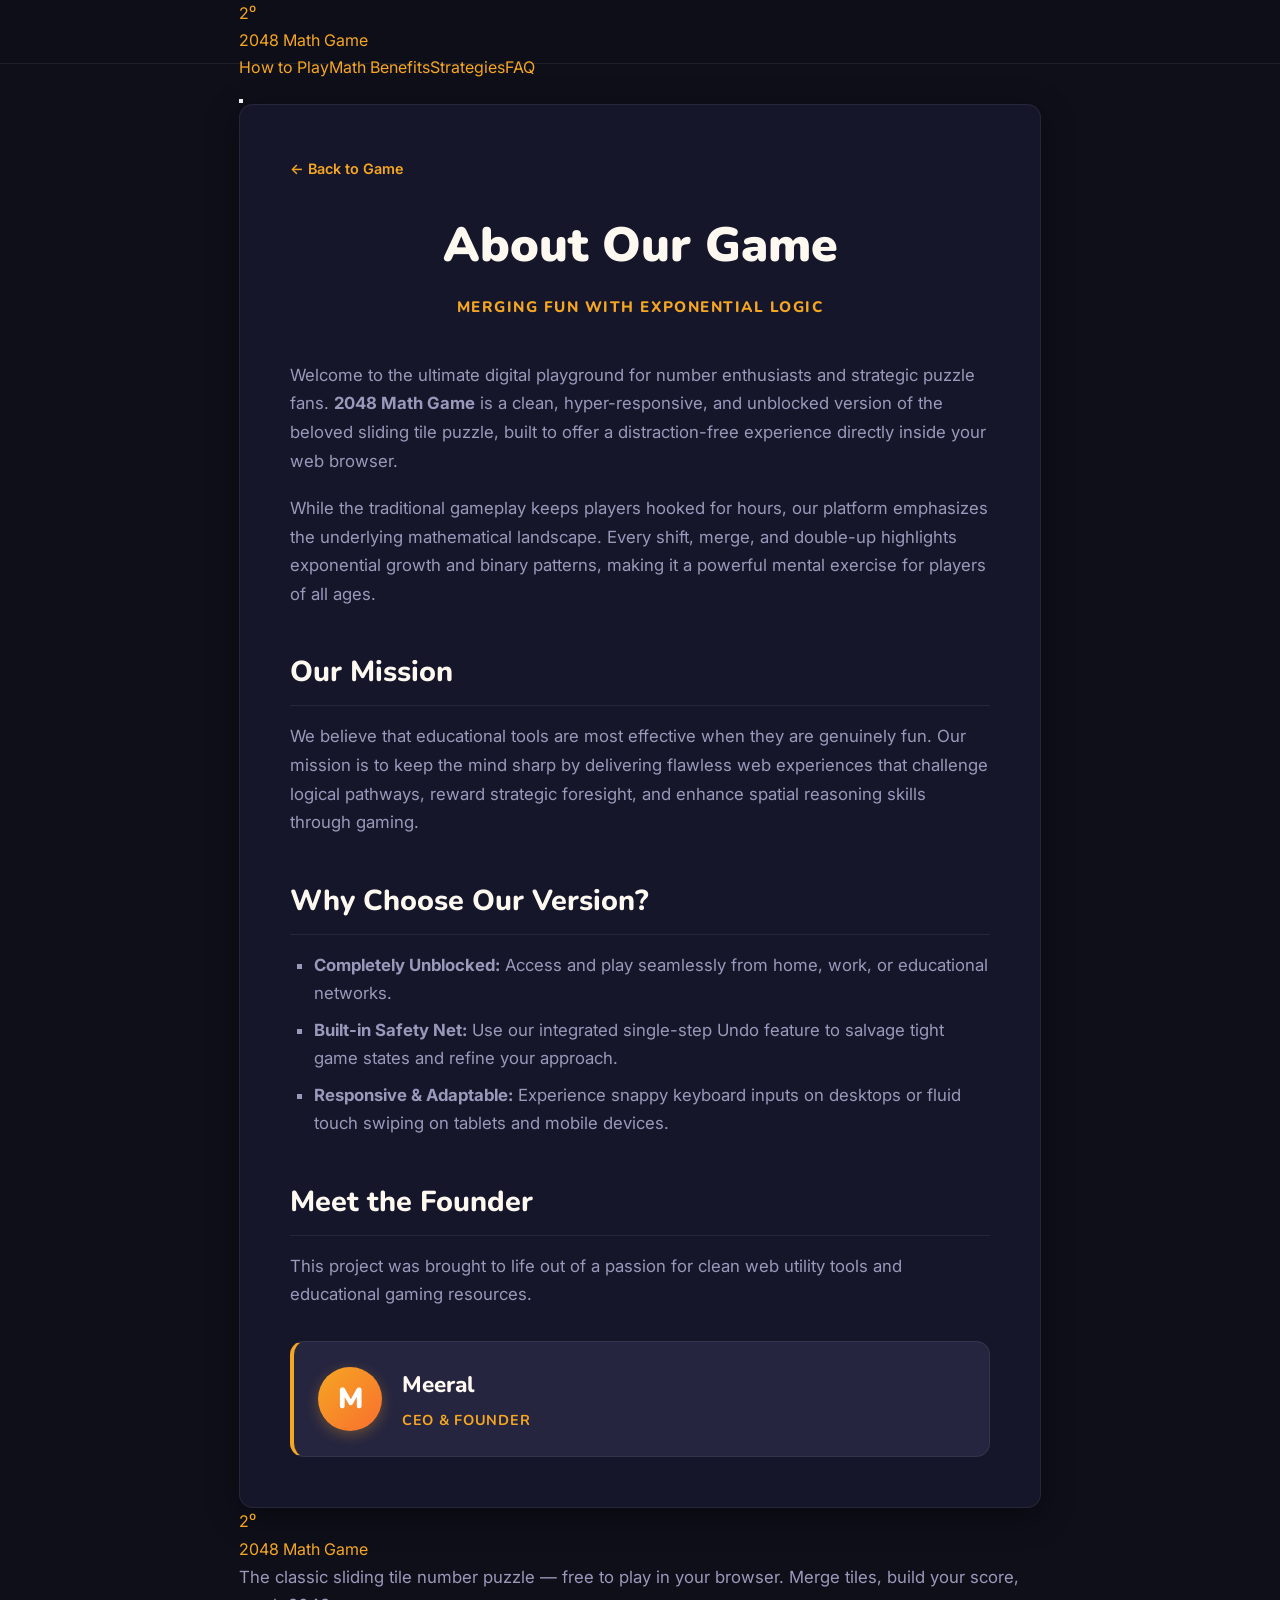
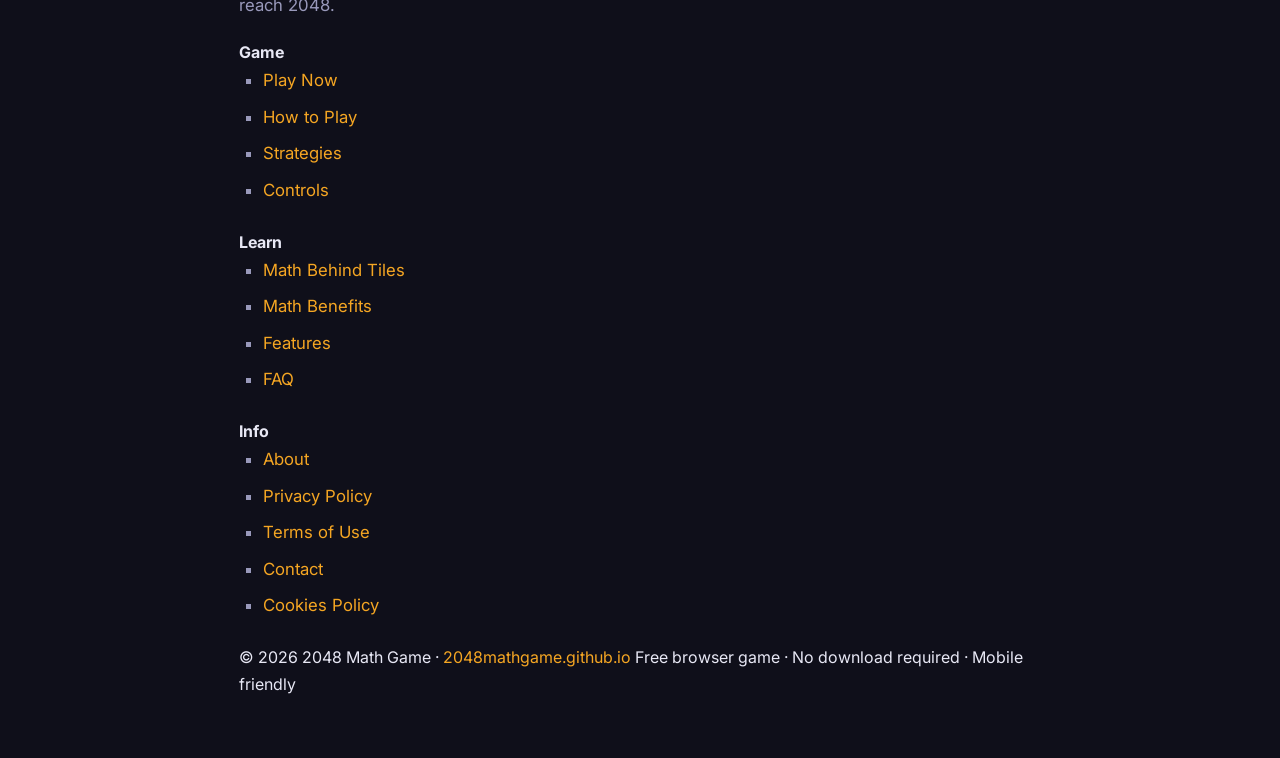
<file: about.html>
<!DOCTYPE html>
<html lang="en">
<head>
  <meta charset="UTF-8" />
  <meta name="viewport" content="width=device-width, initial-scale=1.0" />
  <title>About Us – 2048 Math Game</title>
  <meta name="description" content="Meet Meeral, the CEO and founder of 2048 Math Game. Learn about our mission to combine mathematical thinking with engaging, unblocked puzzle gameplay." />
  <meta name="robots" content="index, follow" />
  <link rel="canonical" href="https://2048mathgame.github.io/about" />
  <link rel="icon" type="image/png" sizes="32x32" href="/favicon.png">

  <!-- Fonts -->
  <link rel="preconnect" href="https://fonts.googleapis.com" />
  <link rel="preconnect" href="https://fonts.gstatic.com" crossorigin />
  <link href="https://fonts.googleapis.com/css2?family=Nunito:wght@400;600;700;800;900&family=Inter:wght@400;500;600&display=swap" rel="stylesheet" />
  
  <style>
    /* ─── TOKENS ─────────────────────────────────────────── */
    :root {
      --bg:        #0f0f1a;
      --bg2:       #16162a;
      --bg3:       #1e1e35;
      --surface:   #252540;
      --gold:      #f5a623;
      --orange:    #f96f2e;
      --cream:     #fef9f0;
      --text:      #e8e8f5;
      --text-dim:  #9999bb;
      --border:    rgba(255,255,255,.07);
      --radius:    14px;
      --transition: .18s ease;
    }

    /* ─── RESET & BASE ───────────────────────────────────── */
    *, *::before, *::after { box-sizing: border-box; margin: 0; padding: 0; }
    body {
      font-family: 'Inter', sans-serif;
      background: var(--bg);
      color: var(--text);
      line-height: 1.7;
      padding-bottom: 60px;
    }
    a { color: var(--gold); text-decoration: none; transition: color var(--transition); }
    a:hover { text-decoration: underline; color: var(--orange); }

    /* ─── TYPOGRAPHY ─────────────────────────────────────── */
    h1, h2, h3 { font-family: 'Nunito', sans-serif; color: var(--cream); margin-bottom: 1rem; }
    h1 { font-size: clamp(2.2rem, 5vw, 3rem); font-weight: 900; text-align: center; margin-bottom: 0.5rem; }
    h2 { font-size: 1.8rem; font-weight: 800; margin-top: 2.5rem; border-bottom: 1px solid var(--border); padding-bottom: 8px; }
    h3 { font-size: 1.3rem; font-weight: 700; margin-top: 1.5rem; }
    p, li { color: var(--text-dim); margin-bottom: 1.2rem; font-size: 1.05rem; }
    ul { margin-left: 24px; margin-bottom: 1.5rem; list-style-type: square; }
    li { margin-bottom: 0.5rem; color: var(--text-dim); }

    /* ─── LAYOUT ─────────────────────────────────────────── */
    .container { max-width: 850px; margin: 0 auto; padding: 0 24px; }
    header { height: 64px; border-bottom: 1px solid var(--border); background: rgba(15,15,26,.92); }
    
    .content-wrapper {
      background: var(--bg2);
      border: 1px solid var(--border);
      border-radius: var(--radius);
      padding: 50px;
      margin-top: 40px;
      box-shadow: 0 8px 32px rgba(0,0,0,.45);
    }
    .subtitle {
      text-align: center;
      font-size: 0.95rem;
      color: var(--gold);
      text-transform: uppercase;
      letter-spacing: 0.1em;
      margin-bottom: 2.5rem;
      font-family: 'Nunito', sans-serif;
      font-weight: 800;
    }
    .back-home {
      display: inline-flex;
      align-items: center;
      gap: 8px;
      margin-bottom: 24px;
      font-weight: 600;
      font-size: 0.9rem;
    }

    /* ─── TEAM CARD ──────────────────────────────────────── */
    .profile-card {
      background: var(--surface);
      border: 1px solid var(--border);
      border-left: 4px solid var(--gold);
      border-radius: var(--radius);
      padding: 24px;
      margin-top: 2rem;
      display: flex;
      align-items: center;
      gap: 20px;
    }
    .profile-avatar {
      width: 64px;
      height: 64px;
      background: linear-gradient(135deg, var(--gold), var(--orange));
      border-radius: 50%;
      display: flex;
      align-items: center;
      justify-content: center;
      font-size: 1.8rem;
      font-family: 'Nunito', sans-serif;
      font-weight: 900;
      color: #fff;
      box-shadow: 0 4px 14px rgba(245,166,35,0.3);
      flex-shrink: 0;
    }
    .profile-info h3 { margin: 0; font-size: 1.4rem; font-weight: 800; }
    .profile-info p { margin: 4px 0 0; font-size: 0.9rem; color: var(--gold); font-family: 'Nunito', sans-serif; font-weight: 700; letter-spacing: 0.05em; text-transform: uppercase; }

    @media (max-width: 600px) {
      .content-wrapper { padding: 28px 20px; margin-top: 20px; }
      .profile-card { flex-direction: column; text-align: center; }
    }
  </style>
</head>
<body>

<header id="site-header" role="banner"></header>

<main class="container">
  <div class="content-wrapper">
    <a href="/" class="back-home">← Back to Game</a>
    
    <h1>About Our Game</h1>
    <div class="subtitle">Merging Fun with Exponential Logic</div>

    <p>Welcome to the ultimate digital playground for number enthusiasts and strategic puzzle fans. <strong>2048 Math Game</strong> is a clean, hyper-responsive, and unblocked version of the beloved sliding tile puzzle, built to offer a distraction-free experience directly inside your web browser.</p>
    
    <p>While the traditional gameplay keeps players hooked for hours, our platform emphasizes the underlying mathematical landscape. Every shift, merge, and double-up highlights exponential growth and binary patterns, making it a powerful mental exercise for players of all ages.</p>

    <h2>Our Mission</h2>
    <p>We believe that educational tools are most effective when they are genuinely fun. Our mission is to keep the mind sharp by delivering flawless web experiences that challenge logical pathways, reward strategic foresight, and enhance spatial reasoning skills through gaming.</p>

    <h2>Why Choose Our Version?</h2>
    <ul>
      <li><strong>Completely Unblocked:</strong> Access and play seamlessly from home, work, or educational networks.</li>
      <li><strong>Built-in Safety Net:</strong> Use our integrated single-step Undo feature to salvage tight game states and refine your approach.</li>
      <li><strong>Responsive & Adaptable:</strong> Experience snappy keyboard inputs on desktops or fluid touch swiping on tablets and mobile devices.</li>
    </ul>

    <h2>Meet the Founder</h2>
    <p>This project was brought to life out of a passion for clean web utility tools and educational gaming resources.</p>

    <div class="profile-card">
      <div class="profile-avatar">M</div>
      <div class="profile-info">
        <h3>Meeral</h3>
        <p>CEO & Founder</p>
      </div>
    </div>
  </div>
</main>

<footer id="site-footer" role="contentinfo"></footer>
<script src="js/header.js"></script>
<script src="js/footer.js"></script>
</body>
</html>
</file>
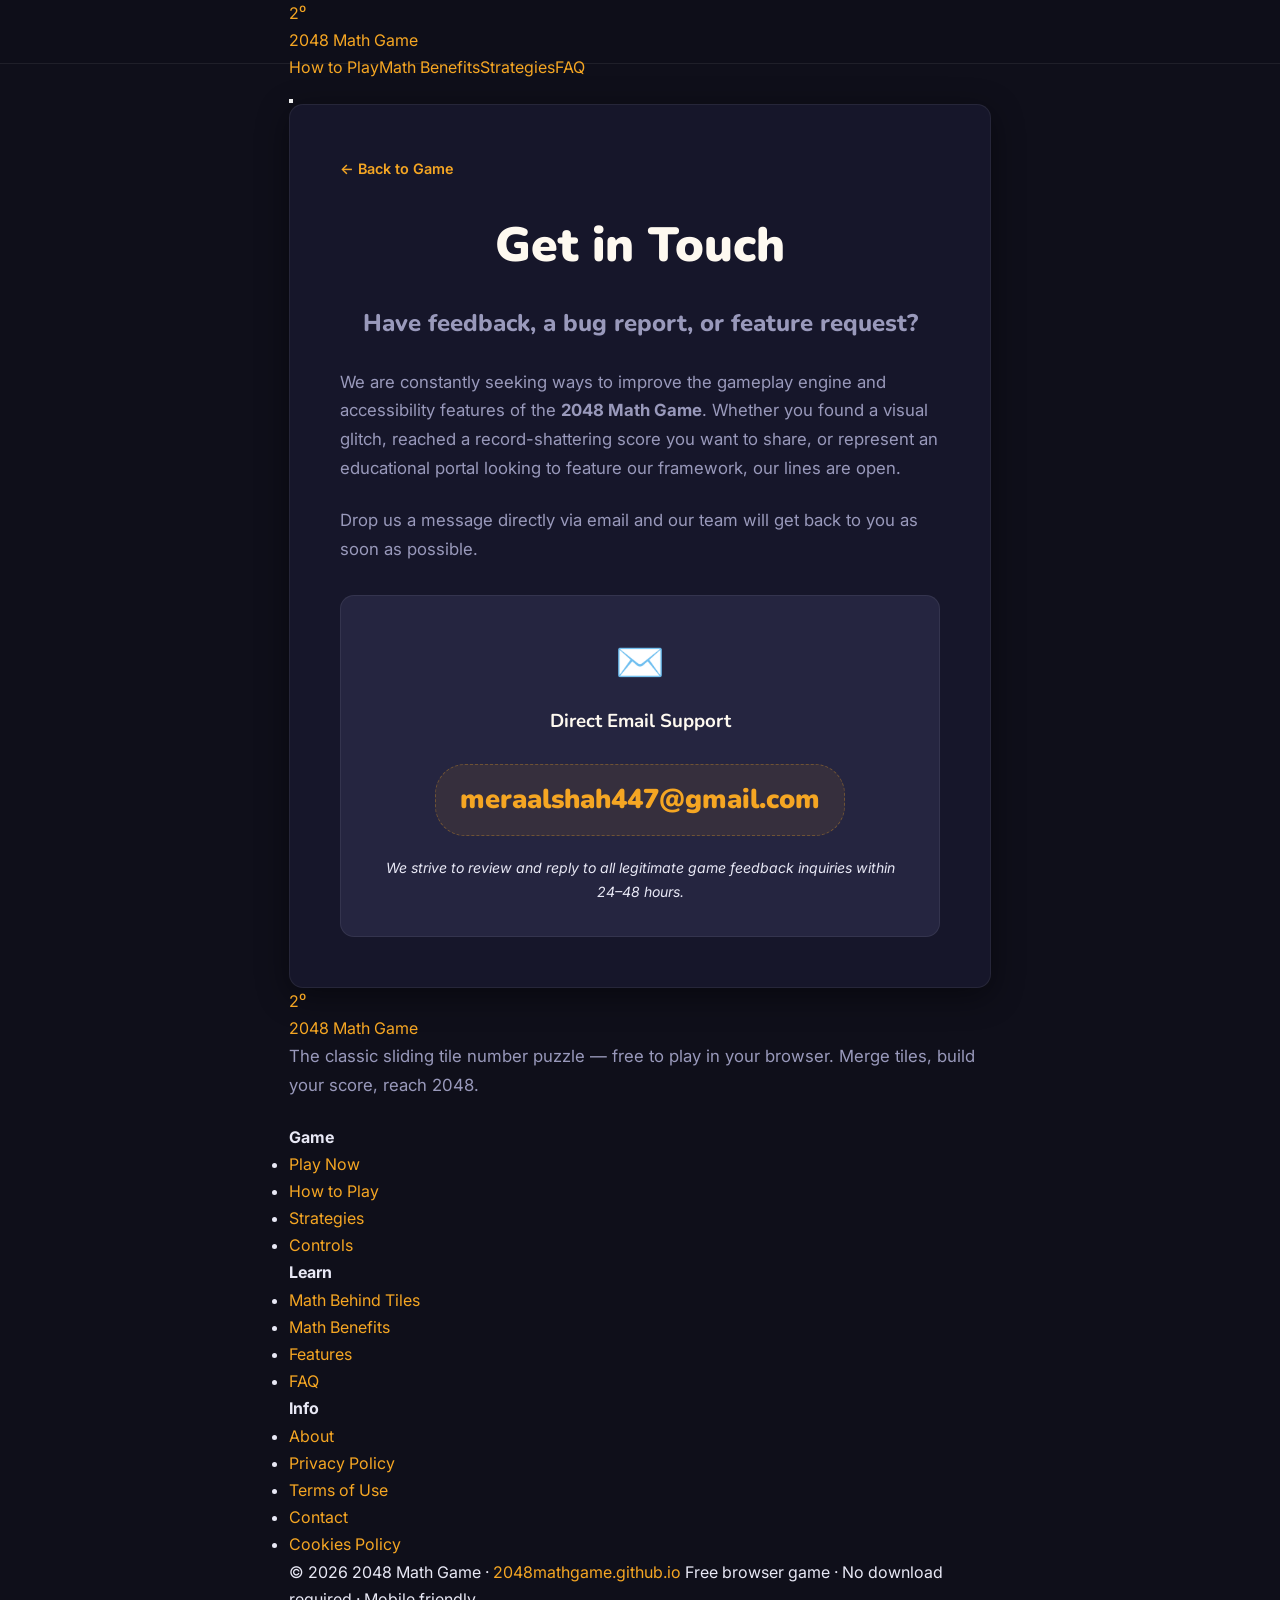
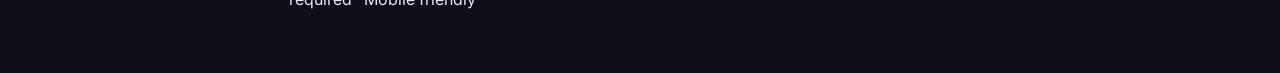
<file: contact.html>
<!DOCTYPE html>
<html lang="en">
<head>
  <meta charset="UTF-8" />
  <meta name="viewport" content="width=device-width, initial-scale=1.0" />
  <title>Contact Us – 2048 Math Game</title>
  <meta name="description" content="Have questions, feature suggestions, or feedback about the 2048 Math Game? Get in touch directly with our team." />
  <meta name="robots" content="index, follow" />
  <link rel="canonical" href="https://2048mathgame.github.io/contact" />
  <link rel="icon" type="image/png" sizes="32x32" href="/favicon.png">

  <!-- Fonts -->
  <link rel="preconnect" href="https://fonts.googleapis.com" />
  <link rel="preconnect" href="https://fonts.gstatic.com" crossorigin />
  <link href="https://fonts.googleapis.com/css2?family=Nunito:wght@400;600;700;800;900&family=Inter:wght@400;500;600&display=swap" rel="stylesheet" />

  <style>
    /* ─── TOKENS ─────────────────────────────────────────── */
    :root {
      --bg:        #0f0f1a;
      --bg2:       #16162a;
      --bg3:       #1e1e35;
      --surface:   #252540;
      --gold:      #f5a623;
      --orange:    #f96f2e;
      --cream:     #fef9f0;
      --text:      #e8e8f5;
      --text-dim:  #9999bb;
      --border:    rgba(255,255,255,.07);
      --radius:    14px;
      --radius-sm: 8px;
      --transition: .18s ease;
    }

    /* ─── RESET & BASE ───────────────────────────────────── */
    *, *::before, *::after { box-sizing: border-box; margin: 0; padding: 0; }
    body {
      font-family: 'Inter', sans-serif;
      background: var(--bg);
      color: var(--text);
      line-height: 1.7;
      padding-bottom: 60px;
    }
    a { color: var(--gold); text-decoration: none; transition: color var(--transition); }
    a:hover { text-decoration: underline; color: var(--orange); }

    /* ─── TYPOGRAPHY ─────────────────────────────────────── */
    h1, h2, h3 { font-family: 'Nunito', sans-serif; color: var(--cream); margin-bottom: 1rem; }
    h1 { font-size: clamp(2.2rem, 5vw, 3rem); font-weight: 900; text-align: center; margin-bottom: 0.5rem; }
    h2 { font-size: 1.5rem; font-weight: 800; margin-top: 1rem; margin-bottom: 1.5rem; text-align: center; color: var(--text-dim); }
    p { color: var(--text-dim); margin-bottom: 1.5rem; font-size: 1.05rem; }

    /* ─── LAYOUT ─────────────────────────────────────────── */
    .container { max-width: 750px; margin: 0 auto; padding: 0 24px; }
    header { height: 64px; border-bottom: 1px solid var(--border); background: rgba(15,15,26,.92); }
    
    .content-wrapper {
      background: var(--bg2);
      border: 1px solid var(--border);
      border-radius: var(--radius);
      padding: 50px;
      margin-top: 40px;
      box-shadow: 0 8px 32px rgba(0,0,0,.45);
    }
    .back-home {
      display: inline-flex;
      align-items: center;
      gap: 8px;
      margin-bottom: 24px;
      font-weight: 600;
      font-size: 0.9rem;
    }

    /* ─── DIRECT CONTACT BOX ─────────────────────────────── */
    .contact-box {
      background: var(--surface);
      border: 1px solid var(--border);
      border-radius: var(--radius);
      padding: 32px;
      text-align: center;
      margin-top: 2rem;
    }
    .contact-icon {
      font-size: 2.5rem;
      margin-bottom: 10px;
    }
    .email-link {
      display: inline-block;
      font-family: 'Nunito', sans-serif;
      font-size: clamp(1.2rem, 3.5vw, 1.7rem);
      font-weight: 900;
      color: var(--gold);
      background: rgba(245,166,35,0.08);
      padding: 12px 24px;
      border-radius: 30px;
      border: 1px dashed rgba(245,166,35,0.3);
      margin-top: 10px;
      word-break: break-all;
    }
    .email-link:hover {
      background: rgba(245,166,35,0.15);
      border-color: var(--gold);
      color: var(--orange);
      text-decoration: none;
    }
    .notice {
      font-size: 0.88rem;
      color: var(--slate);
      margin-top: 20px;
      font-style: italic;
    }

    @media (max-width: 600px) {
      .content-wrapper { padding: 30px 20px; margin-top: 20px; }
      .contact-box { padding: 24px 16px; }
    }
  </style>
</head>
<body>

<header id="site-header" role="banner"></header>

<main class="container">
  <div class="content-wrapper">
    <a href="/" class="back-home">← Back to Game</a>
    
    <h1>Get in Touch</h1>
    <h2>Have feedback, a bug report, or feature request?</h2>

    <p>We are constantly seeking ways to improve the gameplay engine and accessibility features of the <strong>2048 Math Game</strong>. Whether you found a visual glitch, reached a record-shattering score you want to share, or represent an educational portal looking to feature our framework, our lines are open.</p>
    
    <p>Drop us a message directly via email and our team will get back to you as soon as possible.</p>

    <div class="contact-box">
      <div class="contact-icon">✉️</div>
      <h3>Direct Email Support</h3>
      <a href="mailto:meraalshah447@gmail.com" class="email-link">meraalshah447@gmail.com</a>
      <div class="notice">We strive to review and reply to all legitimate game feedback inquiries within 24–48 hours.</div>
    </div>
  </div>
</main>

<footer id="site-footer" role="contentinfo"></footer>
<script src="js/header.js"></script>
<script src="js/footer.js"></script>
</body>
</html>
</file>
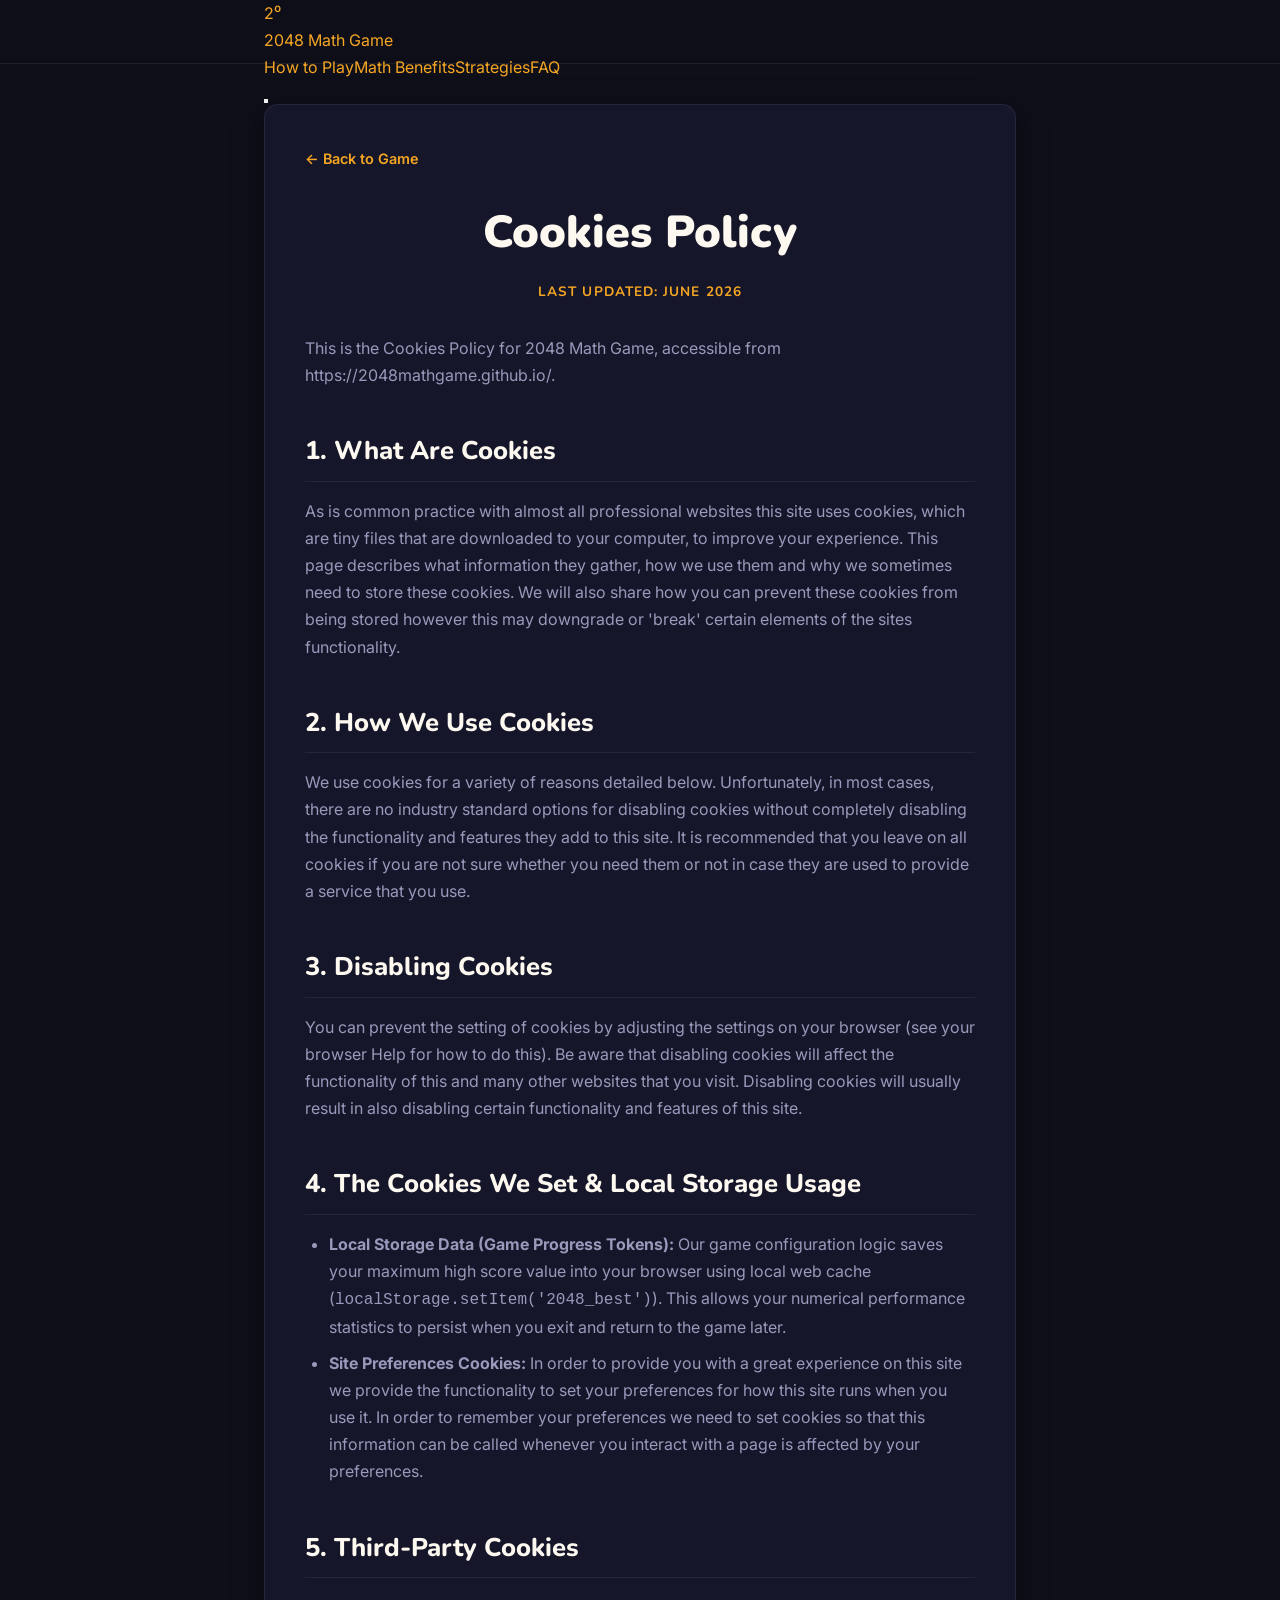
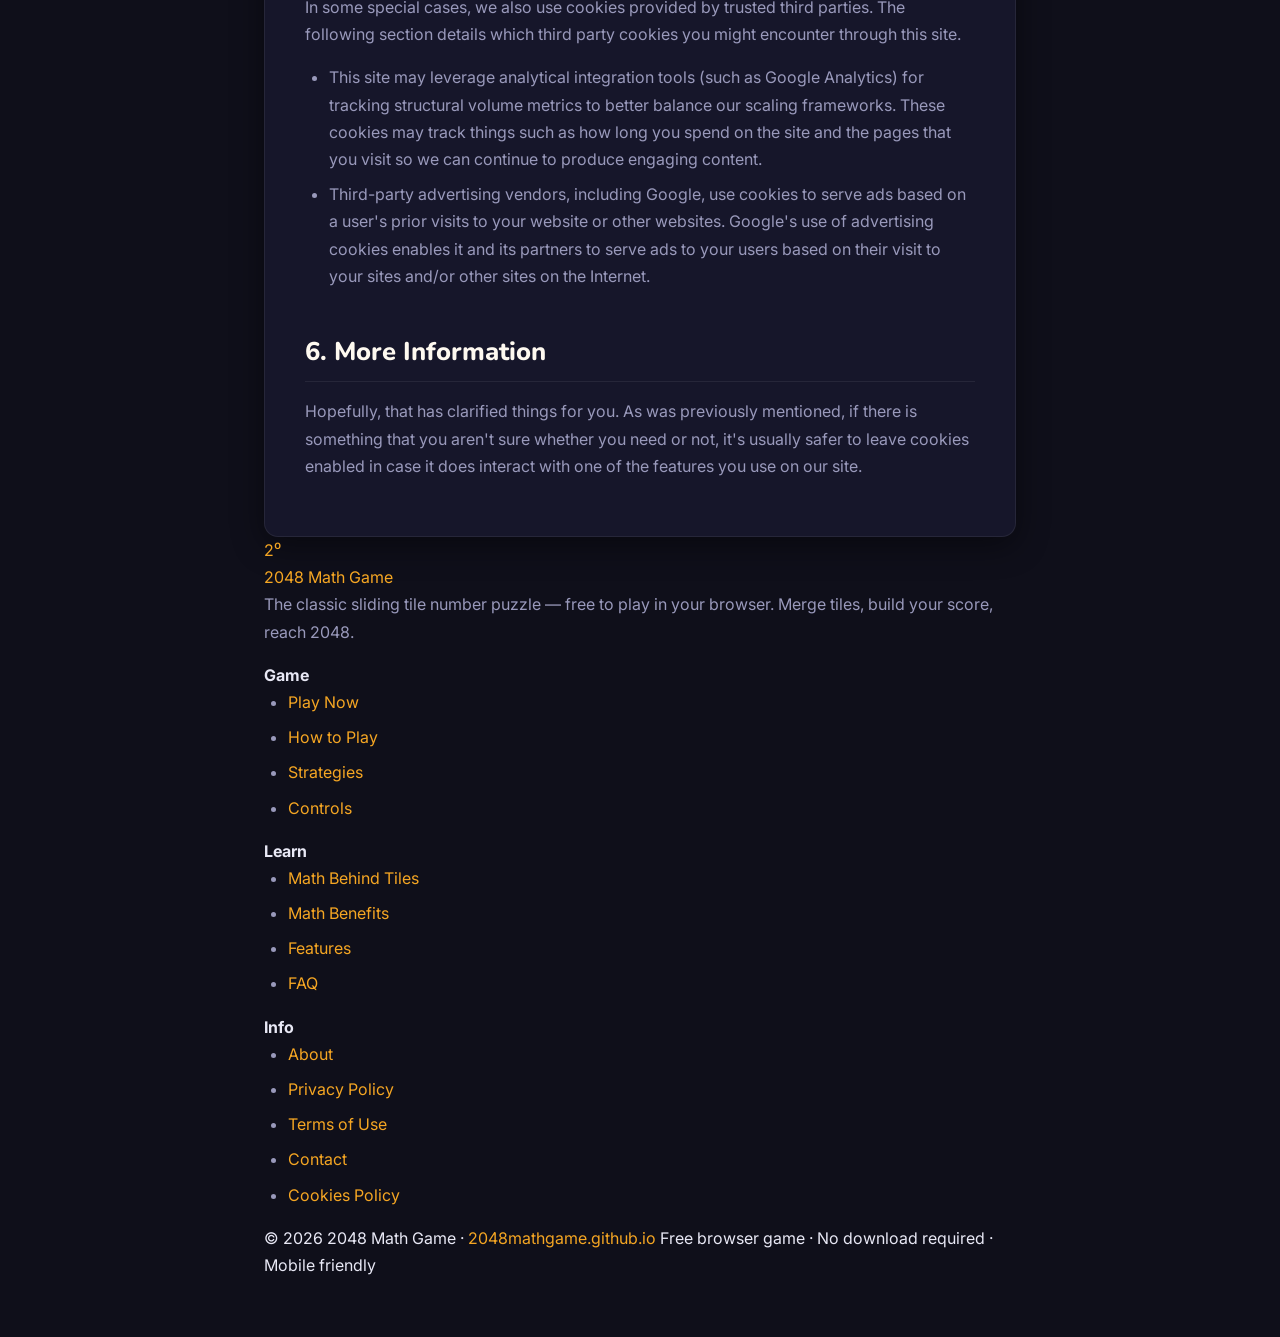
<file: cookies.html>
<!DOCTYPE html>
<html lang="en">
<head>
  <meta charset="UTF-8" />
  <meta name="viewport" content="width=device-width, initial-scale=1.0" />
  <title>Cookies Policy – 2048 Math Game</title>
  <meta name="description" content="Cookies Policy for 2048 Math Game. Learn how we utilize cookies and local device storage to remember your game high scores and optimize puzzle gameplay." />
  <meta name="robots" content="noindex, follow" />
  <link rel="canonical" href="https://2048mathgame.github.io/cookies" />
  <link rel="icon" type="image/png" sizes="32x32" href="/favicon.png">

  <!-- Fonts -->
  <link rel="preconnect" href="https://fonts.googleapis.com" />
  <link rel="preconnect" href="https://fonts.gstatic.com" crossorigin />
  <link href="https://fonts.googleapis.com/css2?family=Nunito:wght@400;600;700;800;900&family=Inter:wght@400;500;600&display=swap" rel="stylesheet" />

  <style>
    /* ─── TOKENS ─────────────────────────────────────────── */
    :root {
      --bg:        #0f0f1a;
      --bg2:       #16162a;
      --bg3:       #1e1e35;
      --surface:   #252540;
      --gold:      #f5a623;
      --orange:    #f96f2e;
      --cream:     #fef9f0;
      --text:      #e8e8f5;
      --text-dim:  #9999bb;
      --border:    rgba(255,255,255,.07);
      --radius:    14px;
      --transition: .18s ease;
    }

    /* ─── RESET & BASE ───────────────────────────────────── */
    *, *::before, *::after { box-sizing: border-box; margin: 0; padding: 0; }
    body {
      font-family: 'Inter', sans-serif;
      background: var(--bg);
      color: var(--text);
      line-height: 1.7;
      padding-bottom: 60px;
    }
    a { color: var(--gold); text-decoration: none; transition: color var(--transition); }
    a:hover { text-decoration: underline; color: var(--orange); }

    /* ─── TYPOGRAPHY ─────────────────────────────────────── */
    h1, h2, h3 { font-family: 'Nunito', sans-serif; color: var(--cream); margin-bottom: 1rem; }
    h1 { font-size: clamp(2rem, 4vw, 2.8rem); font-weight: 900; text-align: center; margin-bottom: 0.5rem; }
    h2 { font-size: 1.6rem; font-weight: 800; margin-top: 2.5rem; border-bottom: 1px solid var(--border); padding-bottom: 8px; }
    h3 { font-size: 1.2rem; font-weight: 700; margin-top: 1.5rem; }
    p, li { color: var(--text-dim); margin-bottom: 1rem; font-size: 1rem; }
    ul { margin-left: 24px; margin-bottom: 1rem; list-style-type: disc; }
    li { margin-bottom: 0.5rem; }

    /* ─── LAYOUT ─────────────────────────────────────────── */
    .container { max-width: 800px; margin: 0 auto; padding: 0 24px; }
    
    /* Header & Footer Stubs */
    header { height: 64px; border-bottom: 1px solid var(--border); background: rgba(15,15,26,.92); }
    
    .legal-wrapper {
      background: var(--bg2);
      border: 1px solid var(--border);
      border-radius: var(--radius);
      padding: 40px;
      margin-top: 40px;
      box-shadow: 0 8px 32px rgba(0,0,0,.45);
    }
    .last-updated {
      text-align: center;
      font-size: 0.85rem;
      color: var(--gold);
      text-transform: uppercase;
      letter-spacing: 0.08em;
      margin-bottom: 2rem;
      font-family: 'Nunito', sans-serif;
      font-weight: 700;
    }
    .back-home {
      display: inline-flex;
      align-items: center;
      gap: 8px;
      margin-bottom: 24px;
      font-weight: 600;
      font-size: 0.9rem;
    }

    @media (max-width: 600px) {
      .legal-wrapper { padding: 24px; margin-top: 20px; }
    }
  </style>
</head>
<body>

<header id="site-header" role="banner"></header>

<main class="container">
  <div class="legal-wrapper">
    <a href="/" class="back-home">← Back to Game</a>
    
    <h1>Cookies Policy</h1>
    <div class="last-updated">Last Updated: June 2026</div>

    <p>This is the Cookies Policy for 2048 Math Game, accessible from https://2048mathgame.github.io/.</p>

    <h2>1. What Are Cookies</h2>
    <p>As is common practice with almost all professional websites this site uses cookies, which are tiny files that are downloaded to your computer, to improve your experience. This page describes what information they gather, how we use them and why we sometimes need to store these cookies. We will also share how you can prevent these cookies from being stored however this may downgrade or 'break' certain elements of the sites functionality.</p>

    <h2>2. How We Use Cookies</h2>
    <p>We use cookies for a variety of reasons detailed below. Unfortunately, in most cases, there are no industry standard options for disabling cookies without completely disabling the functionality and features they add to this site. It is recommended that you leave on all cookies if you are not sure whether you need them or not in case they are used to provide a service that you use.</p>

    <h2>3. Disabling Cookies</h2>
    <p>You can prevent the setting of cookies by adjusting the settings on your browser (see your browser Help for how to do this). Be aware that disabling cookies will affect the functionality of this and many other websites that you visit. Disabling cookies will usually result in also disabling certain functionality and features of this site.</p>

    <h2>4. The Cookies We Set & Local Storage Usage</h2>
    <ul>
      <li>
        <strong>Local Storage Data (Game Progress Tokens):</strong> 
        Our game configuration logic saves your maximum high score value into your browser using local web cache (<code>localStorage.setItem('2048_best')</code>). This allows your numerical performance statistics to persist when you exit and return to the game later.
      </li>
      <li>
        <strong>Site Preferences Cookies:</strong> 
        In order to provide you with a great experience on this site we provide the functionality to set your preferences for how this site runs when you use it. In order to remember your preferences we need to set cookies so that this information can be called whenever you interact with a page is affected by your preferences.
      </li>
    </ul>

    <h2>5. Third-Party Cookies</h2>
    <p>In some special cases, we also use cookies provided by trusted third parties. The following section details which third party cookies you might encounter through this site.</p>
    <ul>
      <li>
        This site may leverage analytical integration tools (such as Google Analytics) for tracking structural volume metrics to better balance our scaling frameworks. These cookies may track things such as how long you spend on the site and the pages that you visit so we can continue to produce engaging content.
      </li>
      <li>
        Third-party advertising vendors, including Google, use cookies to serve ads based on a user's prior visits to your website or other websites. Google's use of advertising cookies enables it and its partners to serve ads to your users based on their visit to your sites and/or other sites on the Internet.
      </li>
    </ul>

    <h2>6. More Information</h2>
    <p>Hopefully, that has clarified things for you. As was previously mentioned, if there is something that you aren't sure whether you need or not, it's usually safer to leave cookies enabled in case it does interact with one of the features you use on our site.</p>
  </div>
</main>

<footer id="site-footer" role="contentinfo"></footer>
<script src="js/header.js"></script>
<script src="js/footer.js"></script>
</body>
</html>
</file>
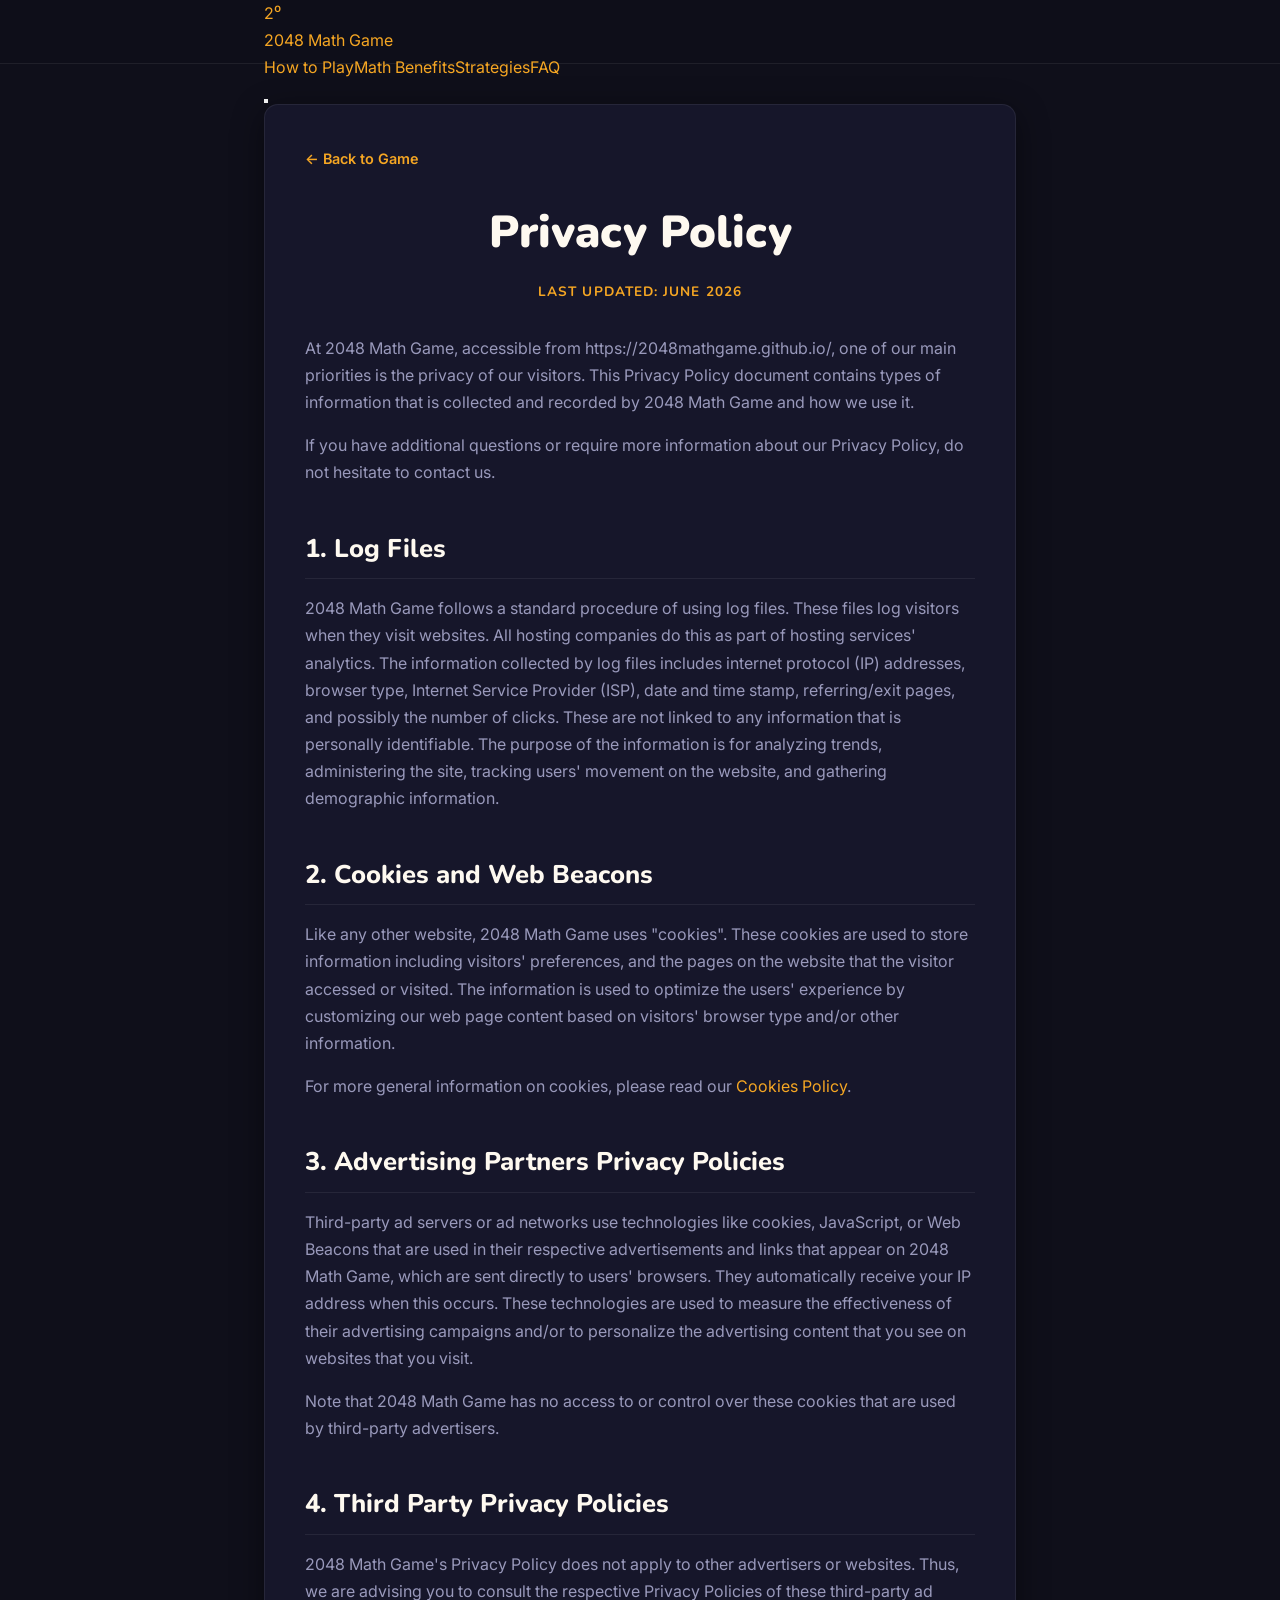
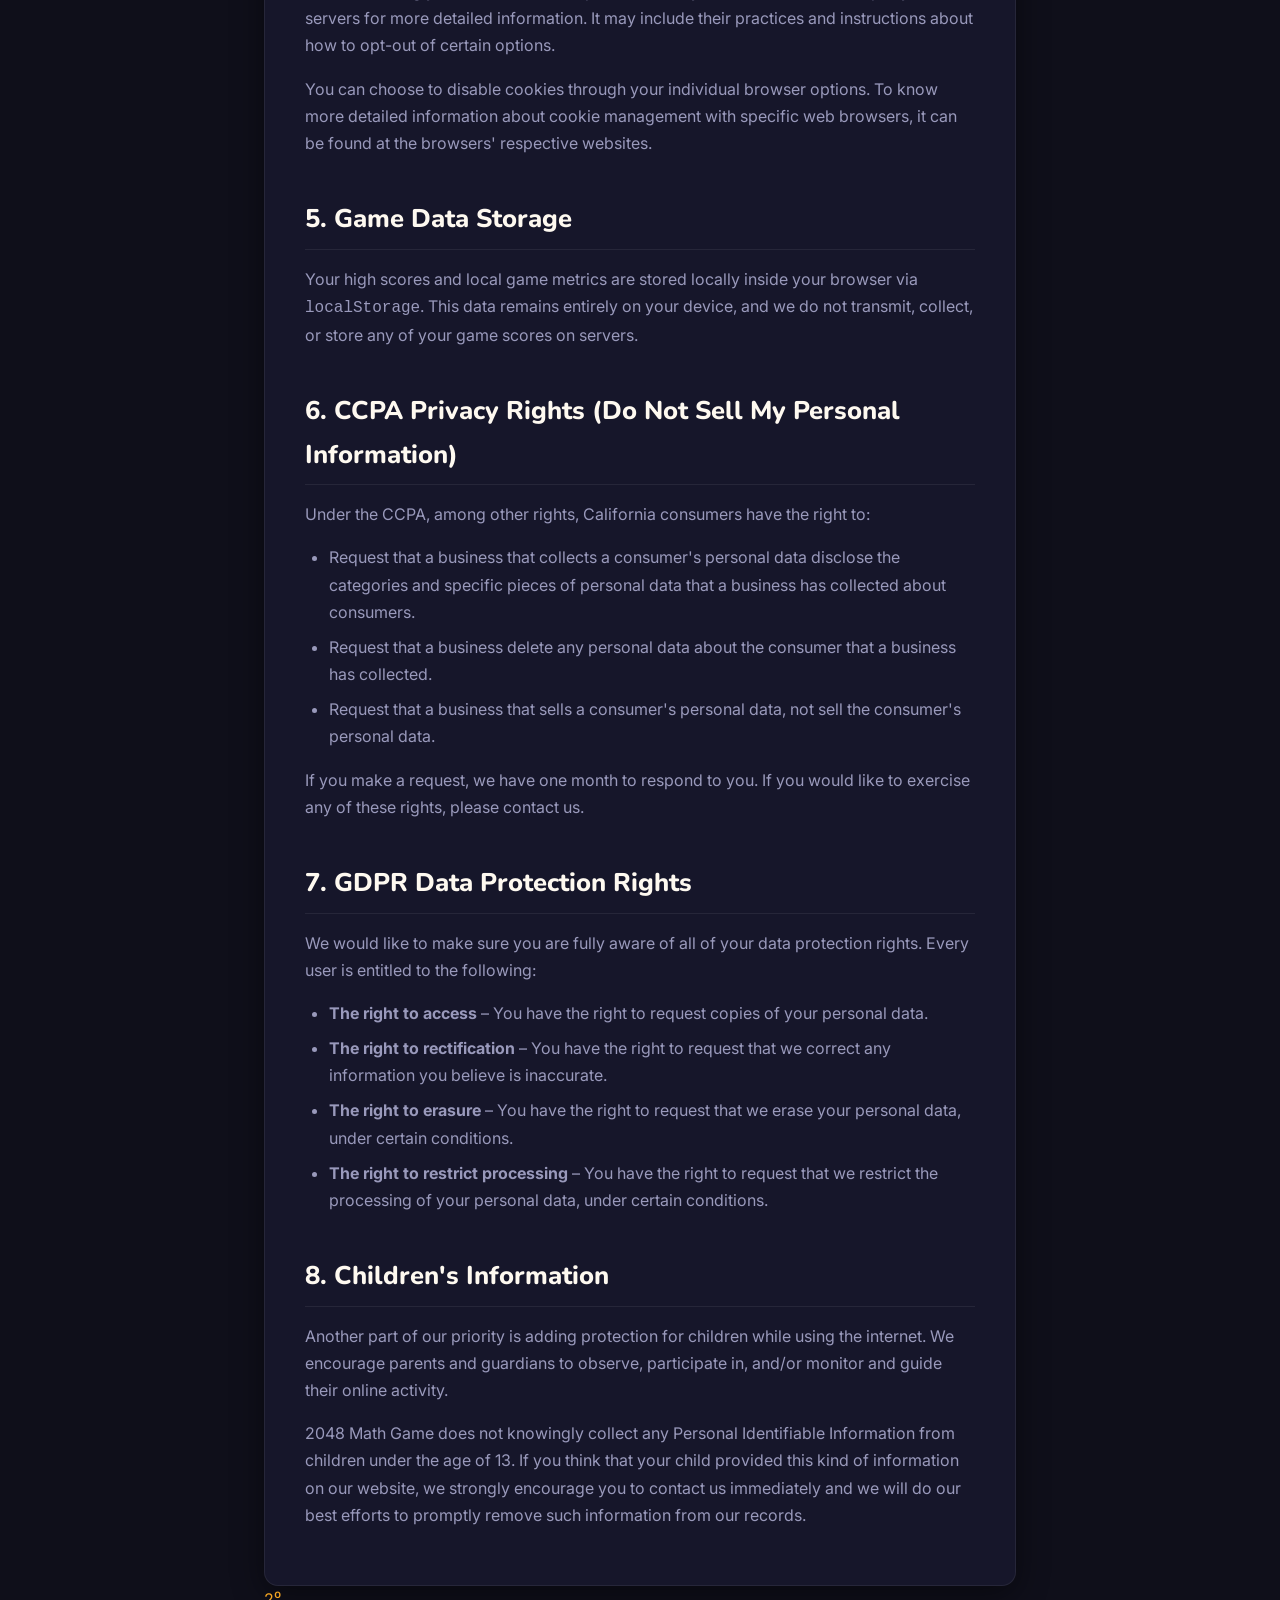
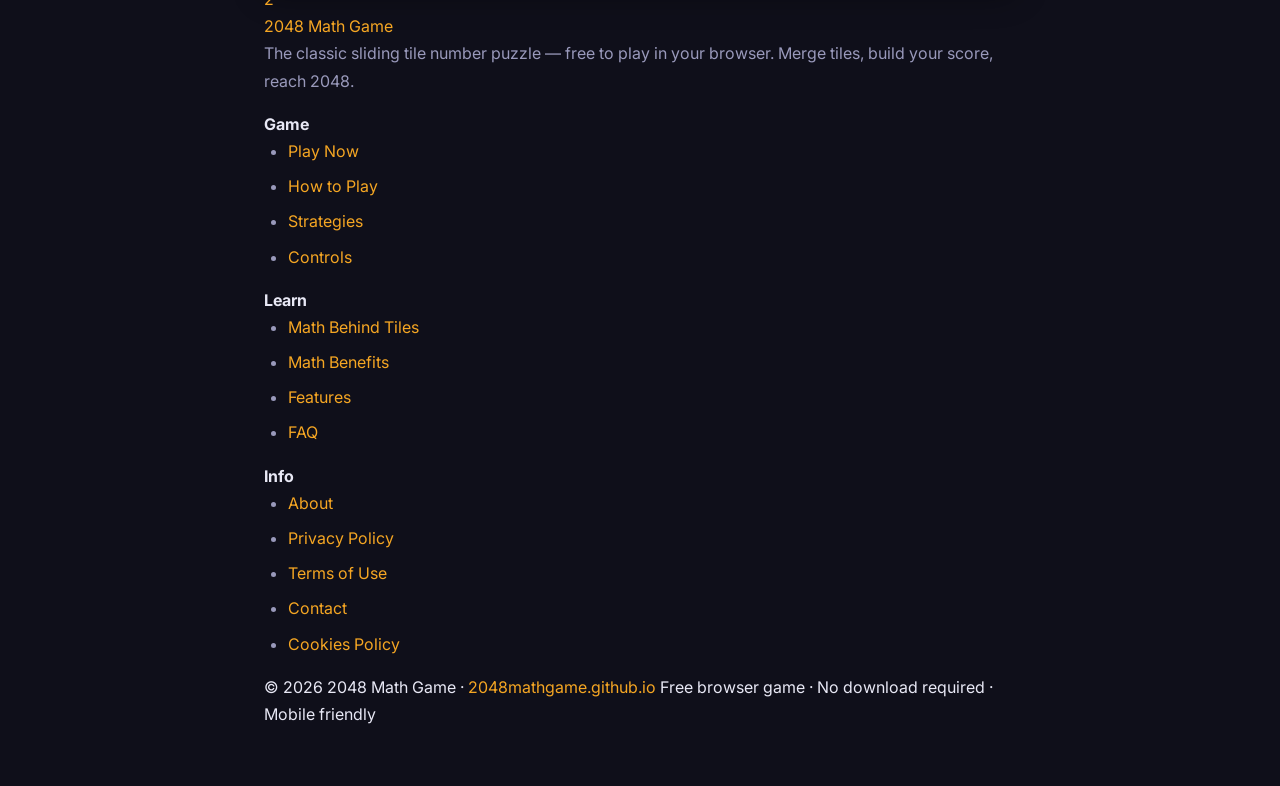
<file: privacy-policy.html>
<!DOCTYPE html>
<html lang="en">
<head>
  <meta charset="UTF-8" />
  <meta name="viewport" content="width=device-width, initial-scale=1.0" />
  <title>Privacy Policy – 2048 Math Game</title>
  <meta name="description" content="Privacy Policy for 2048 Math Game. Learn how we collect, use, and protect your information while playing our online unblocked sliding tile puzzle." />
  <meta name="robots" content="noindex, follow" />
  <link rel="canonical" href="https://2048mathgame.github.io/privacy-policy" />
  <link rel="icon" type="image/png" sizes="32x32" href="/favicon.png">

  <!-- Fonts -->
  <link rel="preconnect" href="https://fonts.googleapis.com" />
  <link rel="preconnect" href="https://fonts.gstatic.com" crossorigin />
  <link href="https://fonts.googleapis.com/css2?family=Nunito:wght@400;600;700;800;900&family=Inter:wght@400;500;600&display=swap" rel="stylesheet" />

  <style>
    /* ─── TOKENS ─────────────────────────────────────────── */
    :root {
      --bg:        #0f0f1a;
      --bg2:       #16162a;
      --bg3:       #1e1e35;
      --surface:   #252540;
      --gold:      #f5a623;
      --orange:    #f96f2e;
      --cream:     #fef9f0;
      --text:      #e8e8f5;
      --text-dim:  #9999bb;
      --border:    rgba(255,255,255,.07);
      --radius:    14px;
      --transition: .18s ease;
    }

    /* ─── RESET & BASE ───────────────────────────────────── */
    *, *::before, *::after { box-sizing: border-box; margin: 0; padding: 0; }
    body {
      font-family: 'Inter', sans-serif;
      background: var(--bg);
      color: var(--text);
      line-height: 1.7;
      padding-bottom: 60px;
    }
    a { color: var(--gold); text-decoration: none; transition: color var(--transition); }
    a:hover { text-decoration: underline; color: var(--orange); }

    /* ─── TYPOGRAPHY ─────────────────────────────────────── */
    h1, h2, h3 { font-family: 'Nunito', sans-serif; color: var(--cream); margin-bottom: 1rem; }
    h1 { font-size: clamp(2rem, 4vw, 2.8rem); font-weight: 900; text-align: center; margin-bottom: 0.5rem; }
    h2 { font-size: 1.6rem; font-weight: 800; margin-top: 2.5rem; border-bottom: 1px solid var(--border); padding-bottom: 8px; }
    h3 { font-size: 1.2rem; font-weight: 700; margin-top: 1.5rem; }
    p, li { color: var(--text-dim); margin-bottom: 1rem; font-size: 1rem; }
    ul { margin-left: 24px; margin-bottom: 1rem; list-style-type: disc; }
    li { margin-bottom: 0.5rem; }

    /* ─── LAYOUT ─────────────────────────────────────────── */
    .container { max-width: 800px; margin: 0 auto; padding: 0 24px; }
    
    /* Header & Footer Stubs */
    header { height: 64px; border-bottom: 1px solid var(--border); background: rgba(15,15,26,.92); }
    
    .legal-wrapper {
      background: var(--bg2);
      border: 1px solid var(--border);
      border-radius: var(--radius);
      padding: 40px;
      margin-top: 40px;
      box-shadow: 0 8px 32px rgba(0,0,0,.45);
    }
    .last-updated {
      text-align: center;
      font-size: 0.85rem;
      color: var(--gold);
      text-transform: uppercase;
      letter-spacing: 0.08em;
      margin-bottom: 2rem;
      font-family: 'Nunito', sans-serif;
      font-weight: 700;
    }
    .back-home {
      display: inline-flex;
      align-items: center;
      gap: 8px;
      margin-bottom: 24px;
      font-weight: 600;
      font-size: 0.9rem;
    }

    @media (max-width: 600px) {
      .legal-wrapper { padding: 24px; margin-top: 20px; }
    }
  </style>
</head>
<body>

<header id="site-header" role="banner"></header>

<main class="container">
  <div class="legal-wrapper">
    <a href="/" class="back-home">← Back to Game</a>
    
    <h1>Privacy Policy</h1>
    <div class="last-updated">Last Updated: June 2026</div>

    <p>At 2048 Math Game, accessible from https://2048mathgame.github.io/, one of our main priorities is the privacy of our visitors. This Privacy Policy document contains types of information that is collected and recorded by 2048 Math Game and how we use it.</p>
    
    <p>If you have additional questions or require more information about our Privacy Policy, do not hesitate to contact us.</p>

    <h2>1. Log Files</h2>
    <p>2048 Math Game follows a standard procedure of using log files. These files log visitors when they visit websites. All hosting companies do this as part of hosting services' analytics. The information collected by log files includes internet protocol (IP) addresses, browser type, Internet Service Provider (ISP), date and time stamp, referring/exit pages, and possibly the number of clicks. These are not linked to any information that is personally identifiable. The purpose of the information is for analyzing trends, administering the site, tracking users' movement on the website, and gathering demographic information.</p>

    <h2>2. Cookies and Web Beacons</h2>
    <p>Like any other website, 2048 Math Game uses "cookies". These cookies are used to store information including visitors' preferences, and the pages on the website that the visitor accessed or visited. The information is used to optimize the users' experience by customizing our web page content based on visitors' browser type and/or other information.</p>
    <p>For more general information on cookies, please read our <a href="cookies-policy">Cookies Policy</a>.</p>

    <h2>3. Advertising Partners Privacy Policies</h2>
    <p>Third-party ad servers or ad networks use technologies like cookies, JavaScript, or Web Beacons that are used in their respective advertisements and links that appear on 2048 Math Game, which are sent directly to users' browsers. They automatically receive your IP address when this occurs. These technologies are used to measure the effectiveness of their advertising campaigns and/or to personalize the advertising content that you see on websites that you visit.</p>
    <p>Note that 2048 Math Game has no access to or control over these cookies that are used by third-party advertisers.</p>

    <h2>4. Third Party Privacy Policies</h2>
    <p>2048 Math Game's Privacy Policy does not apply to other advertisers or websites. Thus, we are advising you to consult the respective Privacy Policies of these third-party ad servers for more detailed information. It may include their practices and instructions about how to opt-out of certain options.</p>
    <p>You can choose to disable cookies through your individual browser options. To know more detailed information about cookie management with specific web browsers, it can be found at the browsers' respective websites.</p>

    <h2>5. Game Data Storage</h2>
    <p>Your high scores and local game metrics are stored locally inside your browser via <code>localStorage</code>. This data remains entirely on your device, and we do not transmit, collect, or store any of your game scores on servers.</p>

    <h2>6. CCPA Privacy Rights (Do Not Sell My Personal Information)</h2>
    <p>Under the CCPA, among other rights, California consumers have the right to:</p>
    <ul>
      <li>Request that a business that collects a consumer's personal data disclose the categories and specific pieces of personal data that a business has collected about consumers.</li>
      <li>Request that a business delete any personal data about the consumer that a business has collected.</li>
      <li>Request that a business that sells a consumer's personal data, not sell the consumer's personal data.</li>
    </ul>
    <p>If you make a request, we have one month to respond to you. If you would like to exercise any of these rights, please contact us.</p>

    <h2>7. GDPR Data Protection Rights</h2>
    <p>We would like to make sure you are fully aware of all of your data protection rights. Every user is entitled to the following:</p>
    <ul>
      <li><strong>The right to access</strong> – You have the right to request copies of your personal data.</li>
      <li><strong>The right to rectification</strong> – You have the right to request that we correct any information you believe is inaccurate.</li>
      <li><strong>The right to erasure</strong> – You have the right to request that we erase your personal data, under certain conditions.</li>
      <li><strong>The right to restrict processing</strong> – You have the right to request that we restrict the processing of your personal data, under certain conditions.</li>
    </ul>

    <h2>8. Children's Information</h2>
    <p>Another part of our priority is adding protection for children while using the internet. We encourage parents and guardians to observe, participate in, and/or monitor and guide their online activity.</p>
    <p>2048 Math Game does not knowingly collect any Personal Identifiable Information from children under the age of 13. If you think that your child provided this kind of information on our website, we strongly encourage you to contact us immediately and we will do our best efforts to promptly remove such information from our records.</p>
  </div>
</main>

<footer id="site-footer" role="contentinfo"></footer>
<script src="js/header.js"></script>
<script src="js/footer.js"></script>
</body>
</html>
</file>
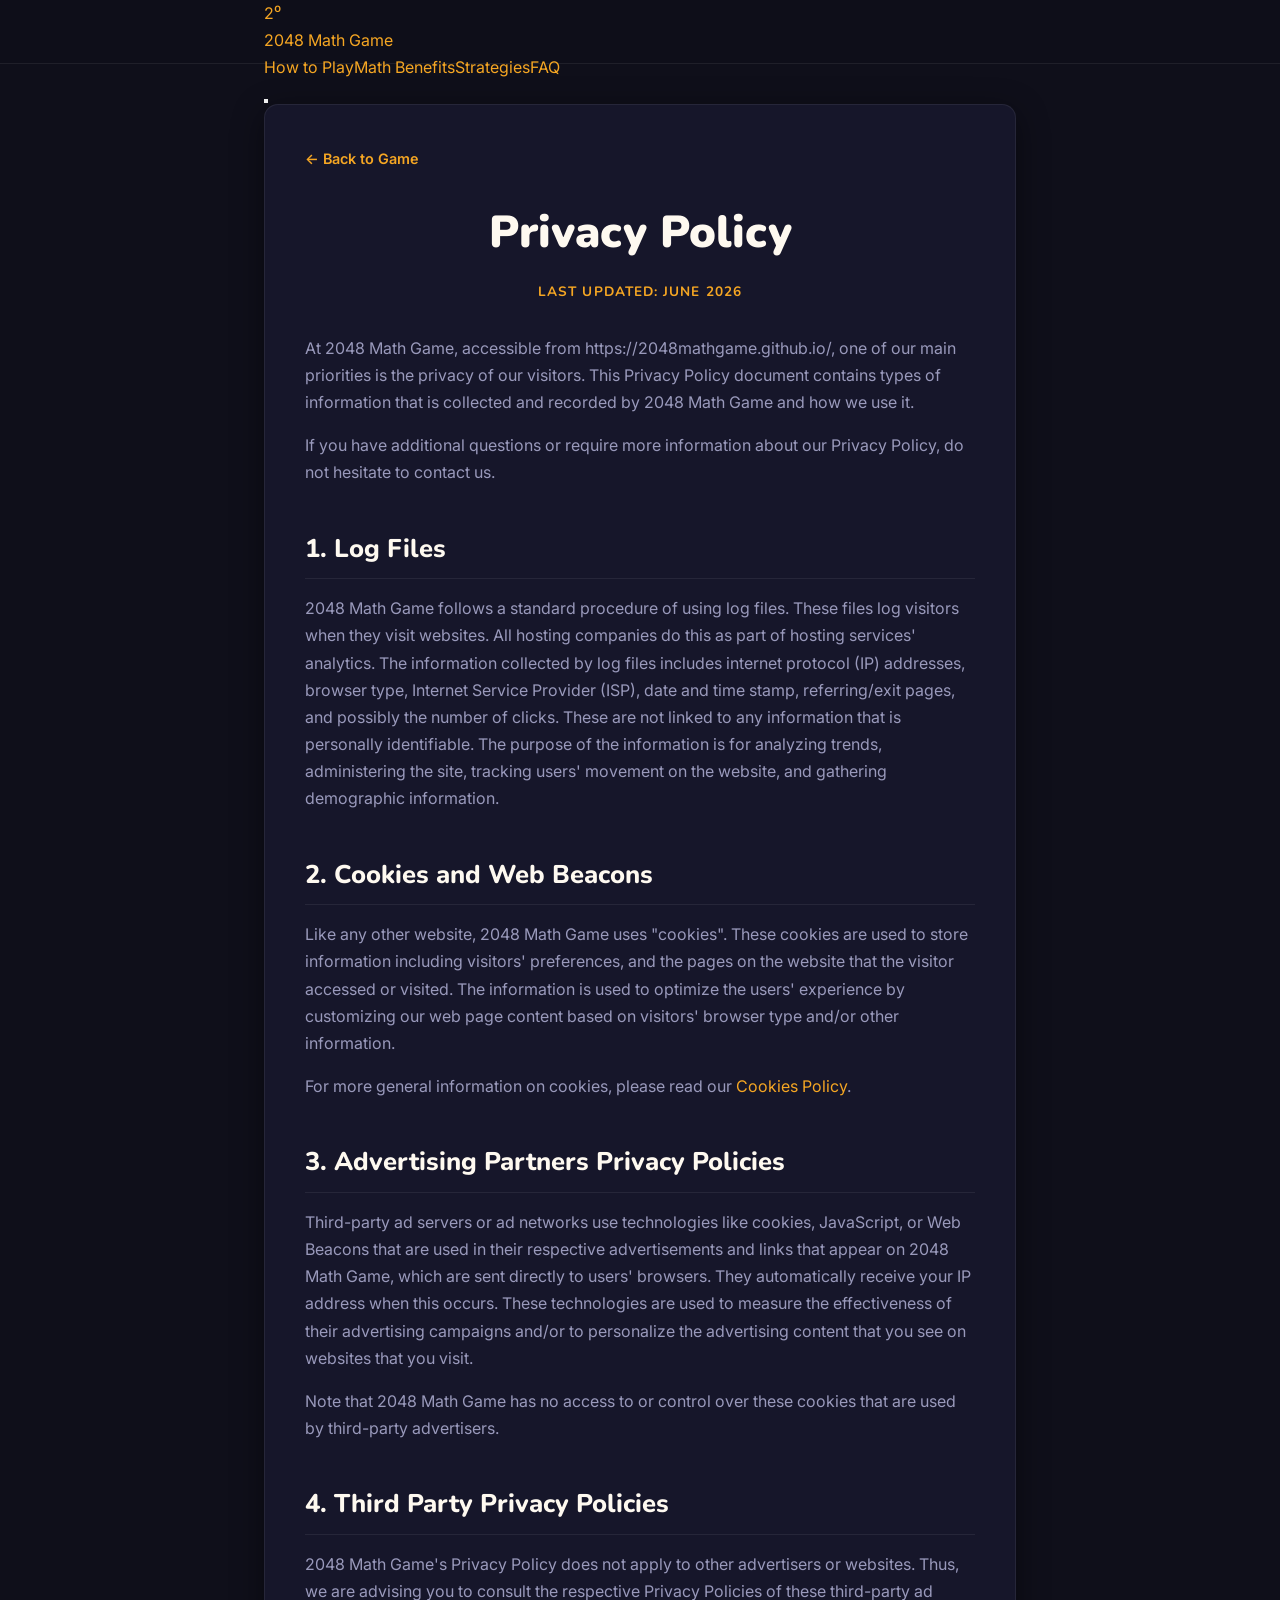
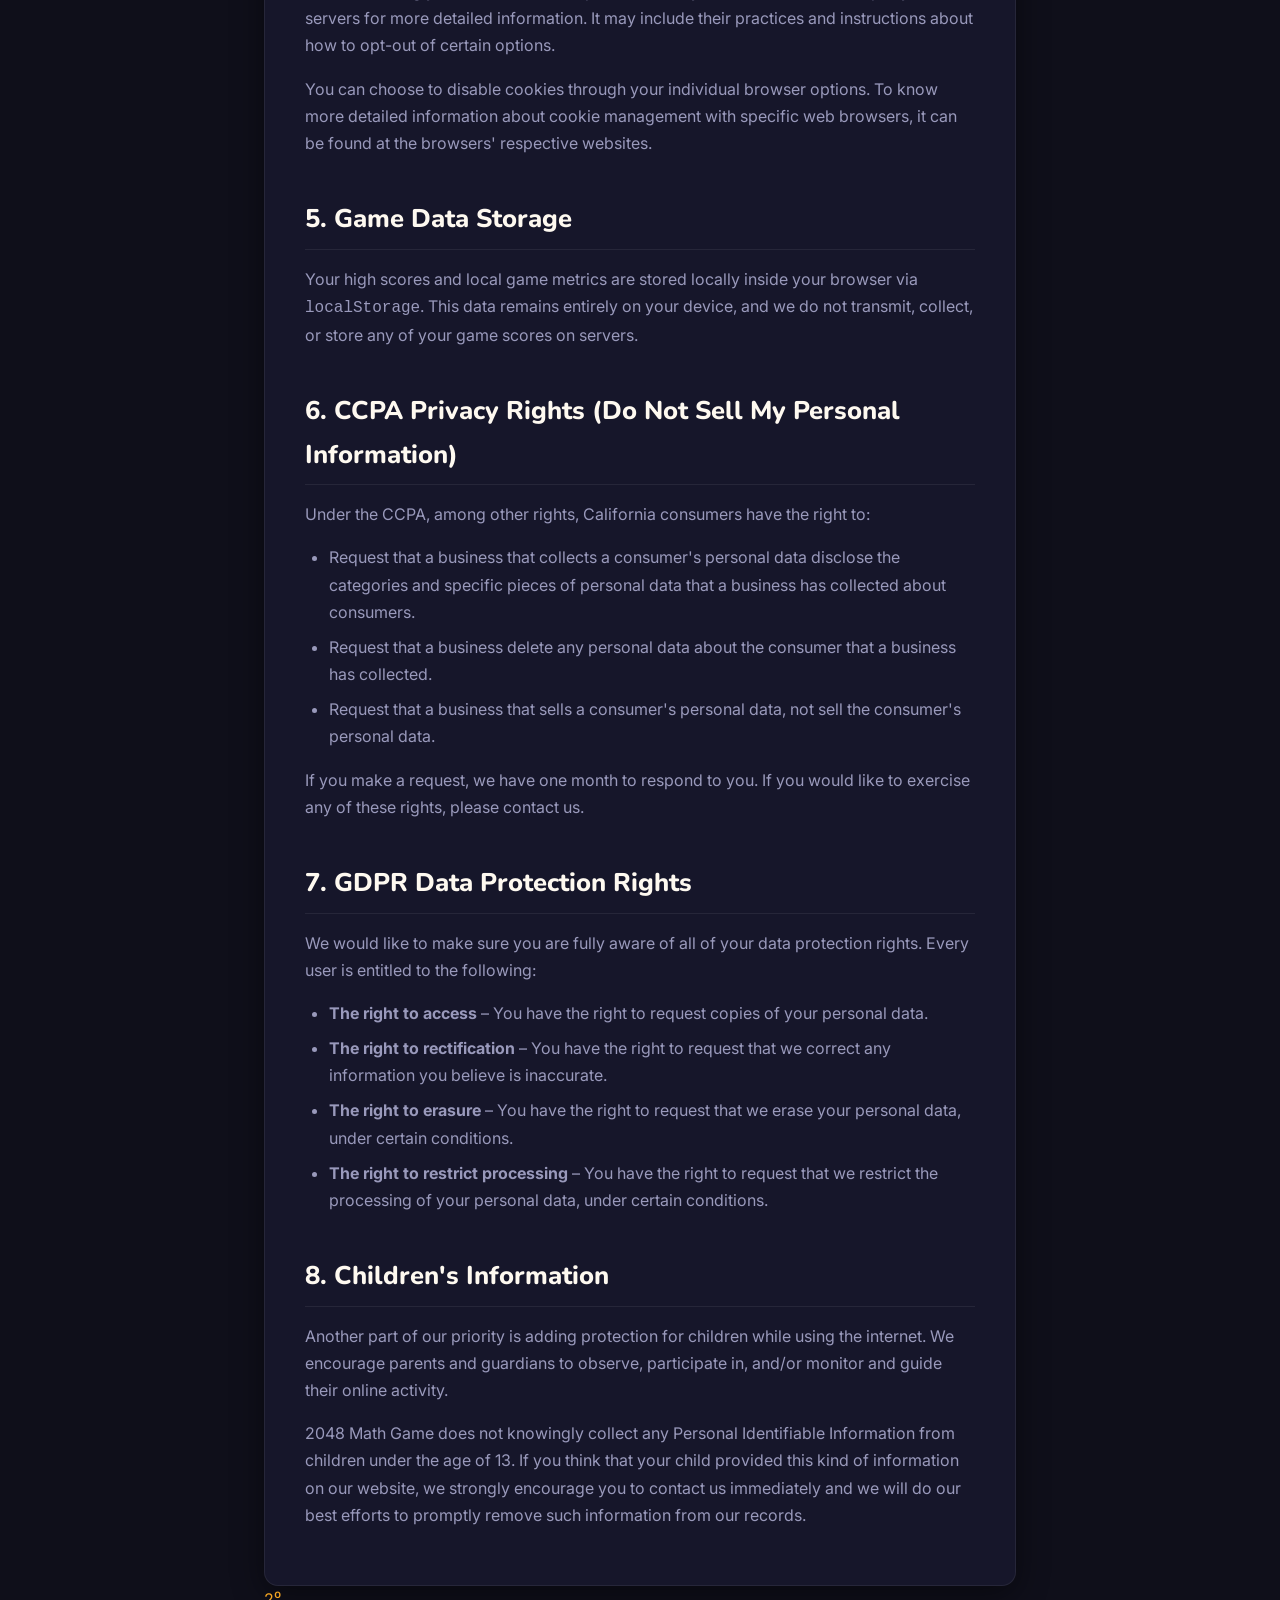
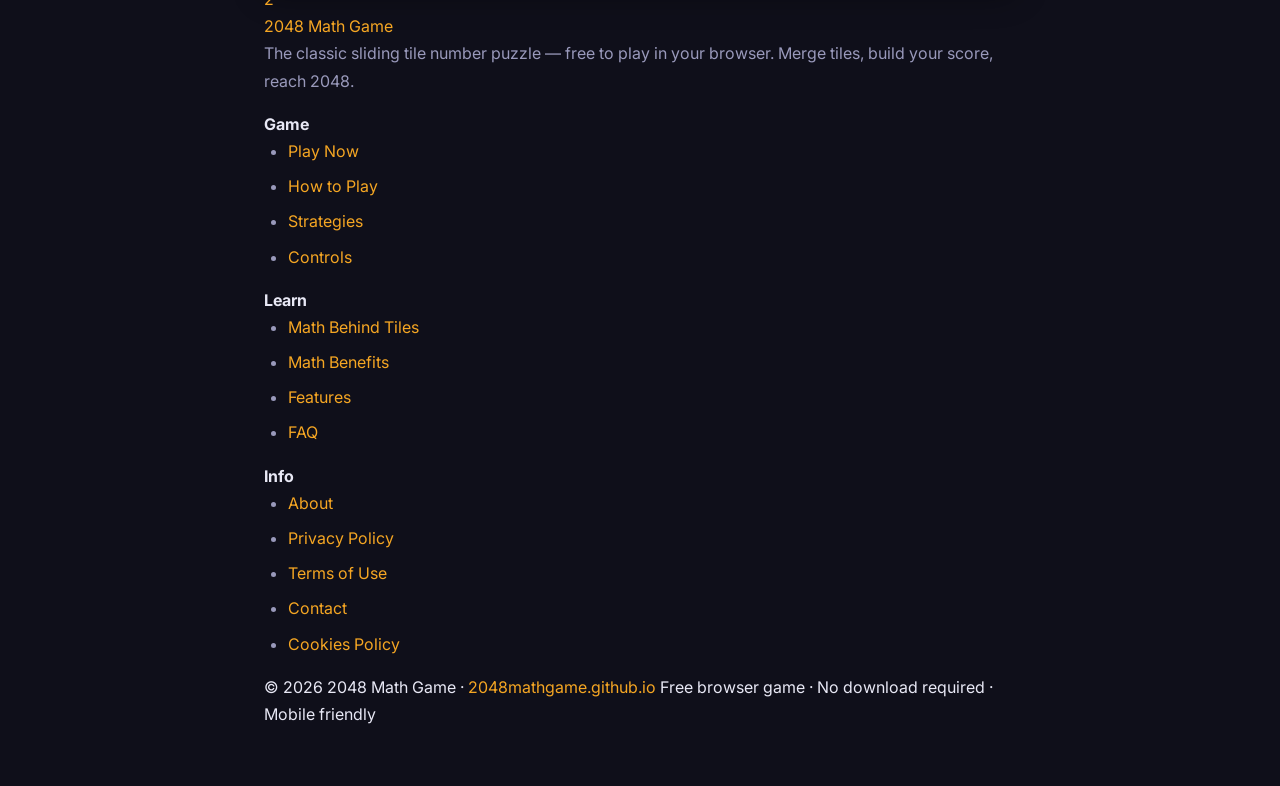
<file: privacy.html>
<!DOCTYPE html>
<html lang="en">
<head>
  <meta charset="UTF-8" />
  <meta name="viewport" content="width=device-width, initial-scale=1.0" />
  <title>Privacy Policy – 2048 Math Game</title>
  <meta name="description" content="Privacy Policy for 2048 Math Game. Learn how we collect, use, and protect your information while playing our online unblocked sliding tile puzzle." />
  <meta name="robots" content="noindex, follow" />
  <link rel="canonical" href="https://2048mathgame.github.io/privacy" />
  <link rel="icon" type="image/png" sizes="32x32" href="/favicon.png">

  <!-- Fonts -->
  <link rel="preconnect" href="https://fonts.googleapis.com" />
  <link rel="preconnect" href="https://fonts.gstatic.com" crossorigin />
  <link href="https://fonts.googleapis.com/css2?family=Nunito:wght@400;600;700;800;900&family=Inter:wght@400;500;600&display=swap" rel="stylesheet" />

  <style>
    /* ─── TOKENS ─────────────────────────────────────────── */
    :root {
      --bg:        #0f0f1a;
      --bg2:       #16162a;
      --bg3:       #1e1e35;
      --surface:   #252540;
      --gold:      #f5a623;
      --orange:    #f96f2e;
      --cream:     #fef9f0;
      --text:      #e8e8f5;
      --text-dim:  #9999bb;
      --border:    rgba(255,255,255,.07);
      --radius:    14px;
      --transition: .18s ease;
    }

    /* ─── RESET & BASE ───────────────────────────────────── */
    *, *::before, *::after { box-sizing: border-box; margin: 0; padding: 0; }
    body {
      font-family: 'Inter', sans-serif;
      background: var(--bg);
      color: var(--text);
      line-height: 1.7;
      padding-bottom: 60px;
    }
    a { color: var(--gold); text-decoration: none; transition: color var(--transition); }
    a:hover { text-decoration: underline; color: var(--orange); }

    /* ─── TYPOGRAPHY ─────────────────────────────────────── */
    h1, h2, h3 { font-family: 'Nunito', sans-serif; color: var(--cream); margin-bottom: 1rem; }
    h1 { font-size: clamp(2rem, 4vw, 2.8rem); font-weight: 900; text-align: center; margin-bottom: 0.5rem; }
    h2 { font-size: 1.6rem; font-weight: 800; margin-top: 2.5rem; border-bottom: 1px solid var(--border); padding-bottom: 8px; }
    h3 { font-size: 1.2rem; font-weight: 700; margin-top: 1.5rem; }
    p, li { color: var(--text-dim); margin-bottom: 1rem; font-size: 1rem; }
    ul { margin-left: 24px; margin-bottom: 1rem; list-style-type: disc; }
    li { margin-bottom: 0.5rem; }

    /* ─── LAYOUT ─────────────────────────────────────────── */
    .container { max-width: 800px; margin: 0 auto; padding: 0 24px; }
    
    /* Header & Footer Stubs */
    header { height: 64px; border-bottom: 1px solid var(--border); background: rgba(15,15,26,.92); }
    
    .legal-wrapper {
      background: var(--bg2);
      border: 1px solid var(--border);
      border-radius: var(--radius);
      padding: 40px;
      margin-top: 40px;
      box-shadow: 0 8px 32px rgba(0,0,0,.45);
    }
    .last-updated {
      text-align: center;
      font-size: 0.85rem;
      color: var(--gold);
      text-transform: uppercase;
      letter-spacing: 0.08em;
      margin-bottom: 2rem;
      font-family: 'Nunito', sans-serif;
      font-weight: 700;
    }
    .back-home {
      display: inline-flex;
      align-items: center;
      gap: 8px;
      margin-bottom: 24px;
      font-weight: 600;
      font-size: 0.9rem;
    }

    @media (max-width: 600px) {
      .legal-wrapper { padding: 24px; margin-top: 20px; }
    }
  </style>
</head>
<body>

<header id="site-header" role="banner"></header>

<main class="container">
  <div class="legal-wrapper">
    <a href="/" class="back-home">← Back to Game</a>
    
    <h1>Privacy Policy</h1>
    <div class="last-updated">Last Updated: June 2026</div>

    <p>At 2048 Math Game, accessible from https://2048mathgame.github.io/, one of our main priorities is the privacy of our visitors. This Privacy Policy document contains types of information that is collected and recorded by 2048 Math Game and how we use it.</p>
    
    <p>If you have additional questions or require more information about our Privacy Policy, do not hesitate to contact us.</p>

    <h2>1. Log Files</h2>
    <p>2048 Math Game follows a standard procedure of using log files. These files log visitors when they visit websites. All hosting companies do this as part of hosting services' analytics. The information collected by log files includes internet protocol (IP) addresses, browser type, Internet Service Provider (ISP), date and time stamp, referring/exit pages, and possibly the number of clicks. These are not linked to any information that is personally identifiable. The purpose of the information is for analyzing trends, administering the site, tracking users' movement on the website, and gathering demographic information.</p>

    <h2>2. Cookies and Web Beacons</h2>
    <p>Like any other website, 2048 Math Game uses "cookies". These cookies are used to store information including visitors' preferences, and the pages on the website that the visitor accessed or visited. The information is used to optimize the users' experience by customizing our web page content based on visitors' browser type and/or other information.</p>
    <p>For more general information on cookies, please read our <a href="cookies-policy">Cookies Policy</a>.</p>

    <h2>3. Advertising Partners Privacy Policies</h2>
    <p>Third-party ad servers or ad networks use technologies like cookies, JavaScript, or Web Beacons that are used in their respective advertisements and links that appear on 2048 Math Game, which are sent directly to users' browsers. They automatically receive your IP address when this occurs. These technologies are used to measure the effectiveness of their advertising campaigns and/or to personalize the advertising content that you see on websites that you visit.</p>
    <p>Note that 2048 Math Game has no access to or control over these cookies that are used by third-party advertisers.</p>

    <h2>4. Third Party Privacy Policies</h2>
    <p>2048 Math Game's Privacy Policy does not apply to other advertisers or websites. Thus, we are advising you to consult the respective Privacy Policies of these third-party ad servers for more detailed information. It may include their practices and instructions about how to opt-out of certain options.</p>
    <p>You can choose to disable cookies through your individual browser options. To know more detailed information about cookie management with specific web browsers, it can be found at the browsers' respective websites.</p>

    <h2>5. Game Data Storage</h2>
    <p>Your high scores and local game metrics are stored locally inside your browser via <code>localStorage</code>. This data remains entirely on your device, and we do not transmit, collect, or store any of your game scores on servers.</p>

    <h2>6. CCPA Privacy Rights (Do Not Sell My Personal Information)</h2>
    <p>Under the CCPA, among other rights, California consumers have the right to:</p>
    <ul>
      <li>Request that a business that collects a consumer's personal data disclose the categories and specific pieces of personal data that a business has collected about consumers.</li>
      <li>Request that a business delete any personal data about the consumer that a business has collected.</li>
      <li>Request that a business that sells a consumer's personal data, not sell the consumer's personal data.</li>
    </ul>
    <p>If you make a request, we have one month to respond to you. If you would like to exercise any of these rights, please contact us.</p>

    <h2>7. GDPR Data Protection Rights</h2>
    <p>We would like to make sure you are fully aware of all of your data protection rights. Every user is entitled to the following:</p>
    <ul>
      <li><strong>The right to access</strong> – You have the right to request copies of your personal data.</li>
      <li><strong>The right to rectification</strong> – You have the right to request that we correct any information you believe is inaccurate.</li>
      <li><strong>The right to erasure</strong> – You have the right to request that we erase your personal data, under certain conditions.</li>
      <li><strong>The right to restrict processing</strong> – You have the right to request that we restrict the processing of your personal data, under certain conditions.</li>
    </ul>

    <h2>8. Children's Information</h2>
    <p>Another part of our priority is adding protection for children while using the internet. We encourage parents and guardians to observe, participate in, and/or monitor and guide their online activity.</p>
    <p>2048 Math Game does not knowingly collect any Personal Identifiable Information from children under the age of 13. If you think that your child provided this kind of information on our website, we strongly encourage you to contact us immediately and we will do our best efforts to promptly remove such information from our records.</p>
  </div>
</main>

<footer id="site-footer" role="contentinfo"></footer>
<script src="js/header.js"></script>
<script src="js/footer.js"></script>
</body>
</html>
</file>
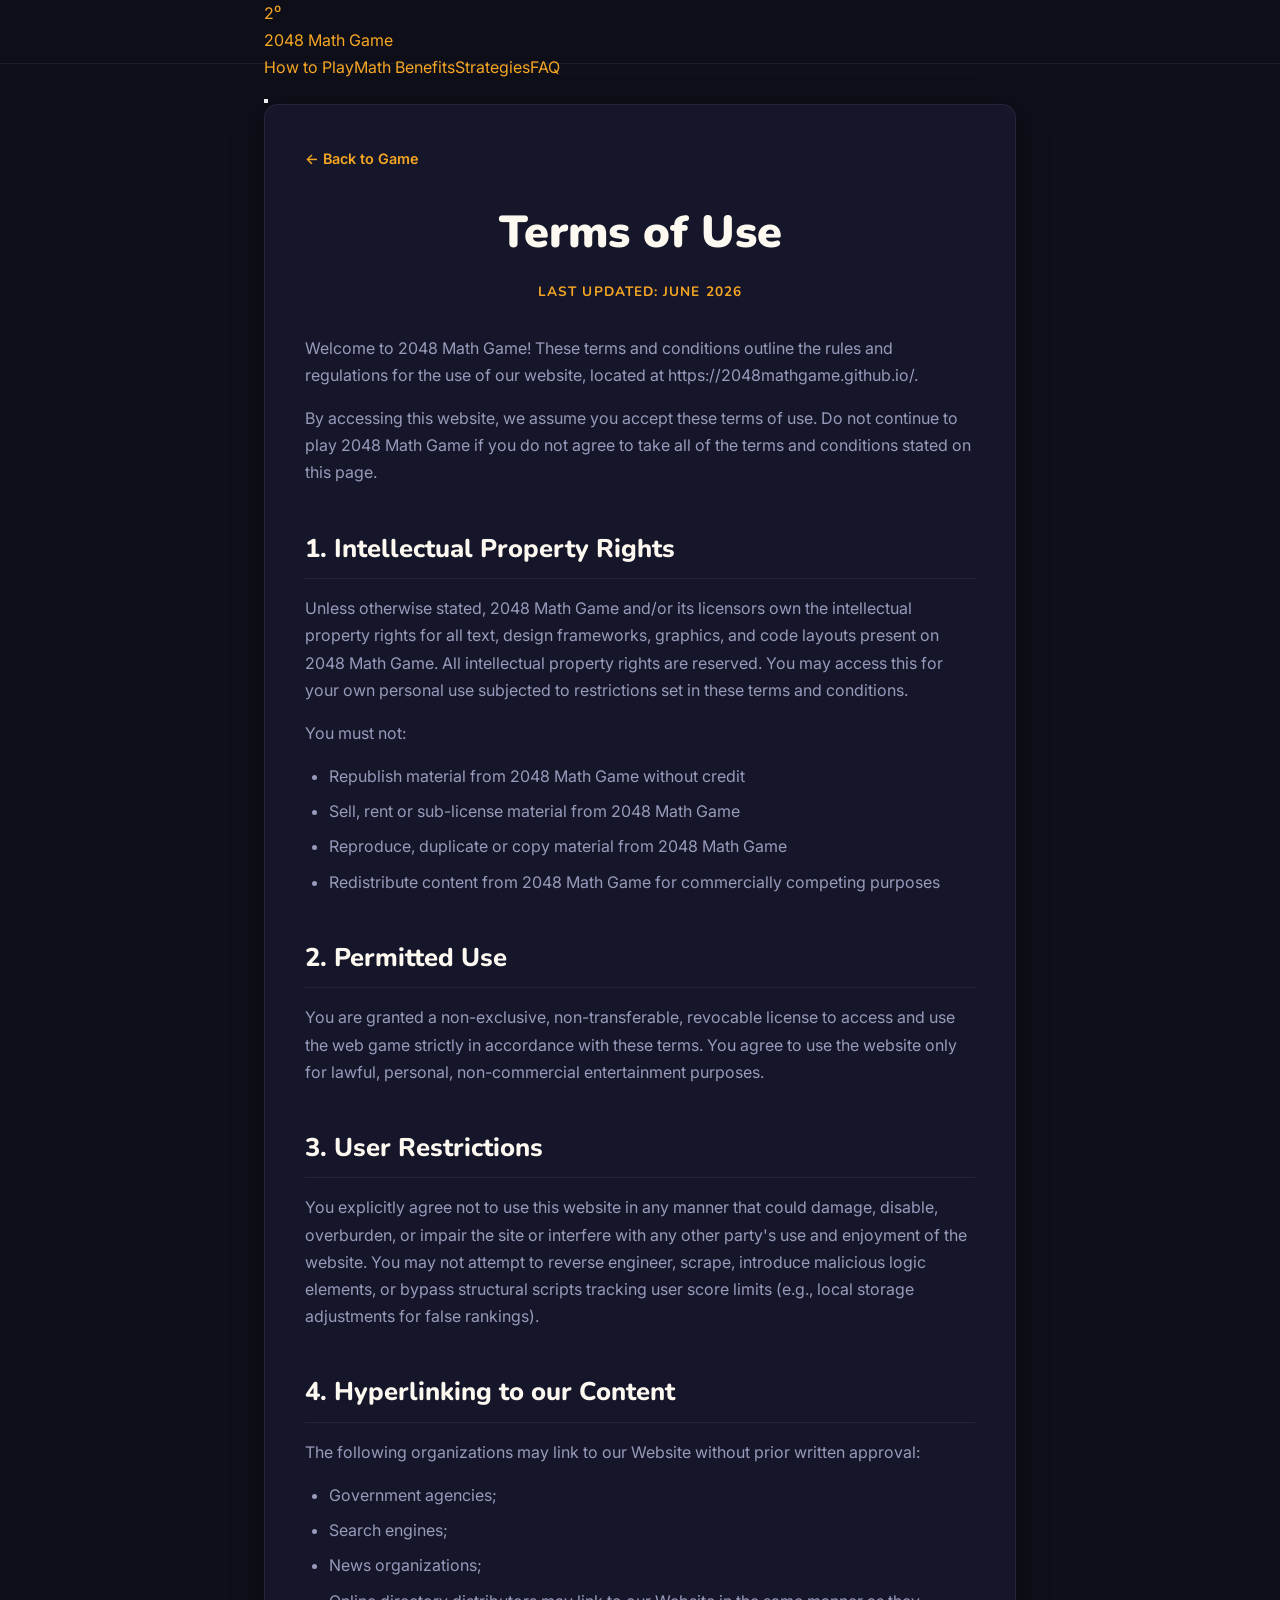
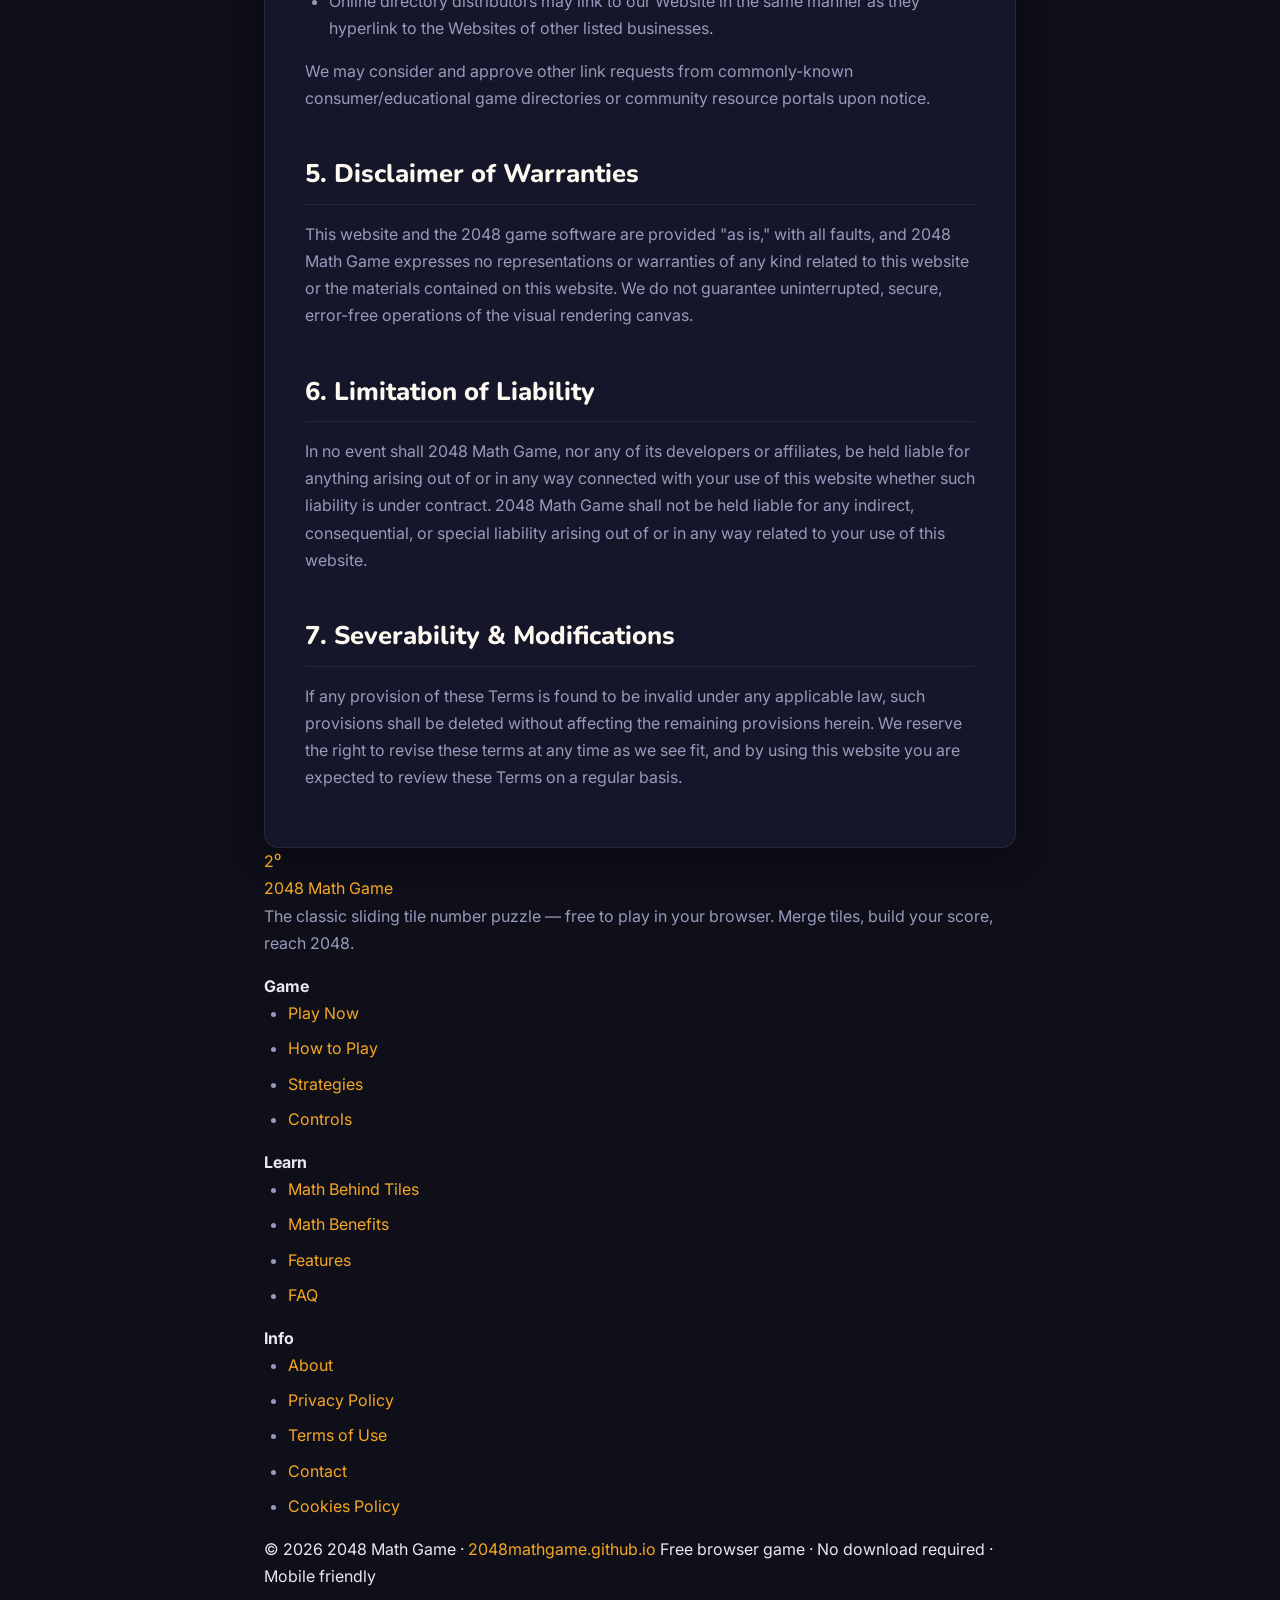
<file: terms.html>
<!DOCTYPE html>
<html lang="en">
<head>
  <meta charset="UTF-8" />
  <meta name="viewport" content="width=device-width, initial-scale=1.0" />
  <title>Terms of Use – 2048 Math Game</title>
  <meta name="description" content="Terms of Use for 2048 Math Game. Review the terms, conditions, and guidelines for playing our online sliding tile number puzzle game." />
  <meta name="robots" content="noindex, follow" />
  <link rel="canonical" href="https://2048mathgame.github.io/terms" />
  <link rel="icon" type="image/png" sizes="32x32" href="/favicon.png">

  <!-- Fonts -->
  <link rel="preconnect" href="https://fonts.googleapis.com" />
  <link rel="preconnect" href="https://fonts.gstatic.com" crossorigin />
  <link href="https://fonts.googleapis.com/css2?family=Nunito:wght@400;600;700;800;900&family=Inter:wght@400;500;600&display=swap" rel="stylesheet" />

  <style>
    /* ─── TOKENS ─────────────────────────────────────────── */
    :root {
      --bg:        #0f0f1a;
      --bg2:       #16162a;
      --bg3:       #1e1e35;
      --surface:   #252540;
      --gold:      #f5a623;
      --orange:    #f96f2e;
      --cream:     #fef9f0;
      --text:      #e8e8f5;
      --text-dim:  #9999bb;
      --border:    rgba(255,255,255,.07);
      --radius:    14px;
      --transition: .18s ease;
    }

    /* ─── RESET & BASE ───────────────────────────────────── */
    *, *::before, *::after { box-sizing: border-box; margin: 0; padding: 0; }
    body {
      font-family: 'Inter', sans-serif;
      background: var(--bg);
      color: var(--text);
      line-height: 1.7;
      padding-bottom: 60px;
    }
    a { color: var(--gold); text-decoration: none; transition: color var(--transition); }
    a:hover { text-decoration: underline; color: var(--orange); }

    /* ─── TYPOGRAPHY ─────────────────────────────────────── */
    h1, h2, h3 { font-family: 'Nunito', sans-serif; color: var(--cream); margin-bottom: 1rem; }
    h1 { font-size: clamp(2rem, 4vw, 2.8rem); font-weight: 900; text-align: center; margin-bottom: 0.5rem; }
    h2 { font-size: 1.6rem; font-weight: 800; margin-top: 2.5rem; border-bottom: 1px solid var(--border); padding-bottom: 8px; }
    h3 { font-size: 1.2rem; font-weight: 700; margin-top: 1.5rem; }
    p, li { color: var(--text-dim); margin-bottom: 1rem; font-size: 1rem; }
    ul { margin-left: 24px; margin-bottom: 1rem; list-style-type: disc; }
    li { margin-bottom: 0.5rem; }

    /* ─── LAYOUT ─────────────────────────────────────────── */
    .container { max-width: 800px; margin: 0 auto; padding: 0 24px; }
    
    /* Header & Footer Stubs */
    header { height: 64px; border-bottom: 1px solid var(--border); background: rgba(15,15,26,.92); }
    
    .legal-wrapper {
      background: var(--bg2);
      border: 1px solid var(--border);
      border-radius: var(--radius);
      padding: 40px;
      margin-top: 40px;
      box-shadow: 0 8px 32px rgba(0,0,0,.45);
    }
    .last-updated {
      text-align: center;
      font-size: 0.85rem;
      color: var(--gold);
      text-transform: uppercase;
      letter-spacing: 0.08em;
      margin-bottom: 2rem;
      font-family: 'Nunito', sans-serif;
      font-weight: 700;
    }
    .back-home {
      display: inline-flex;
      align-items: center;
      gap: 8px;
      margin-bottom: 24px;
      font-weight: 600;
      font-size: 0.9rem;
    }

    @media (max-width: 600px) {
      .legal-wrapper { padding: 24px; margin-top: 20px; }
    }
  </style>
</head>
<body>

<header id="site-header" role="banner"></header>

<main class="container">
  <div class="legal-wrapper">
    <a href="/" class="back-home">← Back to Game</a>
    
    <h1>Terms of Use</h1>
    <div class="last-updated">Last Updated: June 2026</div>

    <p>Welcome to 2048 Math Game! These terms and conditions outline the rules and regulations for the use of our website, located at https://2048mathgame.github.io/.</p>
    
    <p>By accessing this website, we assume you accept these terms of use. Do not continue to play 2048 Math Game if you do not agree to take all of the terms and conditions stated on this page.</p>

    <h2>1. Intellectual Property Rights</h2>
    <p>Unless otherwise stated, 2048 Math Game and/or its licensors own the intellectual property rights for all text, design frameworks, graphics, and code layouts present on 2048 Math Game. All intellectual property rights are reserved. You may access this for your own personal use subjected to restrictions set in these terms and conditions.</p>
    <p>You must not:</p>
    <ul>
      <li>Republish material from 2048 Math Game without credit</li>
      <li>Sell, rent or sub-license material from 2048 Math Game</li>
      <li>Reproduce, duplicate or copy material from 2048 Math Game</li>
      <li>Redistribute content from 2048 Math Game for commercially competing purposes</li>
    </ul>

    <h2>2. Permitted Use</h2>
    <p>You are granted a non-exclusive, non-transferable, revocable license to access and use the web game strictly in accordance with these terms. You agree to use the website only for lawful, personal, non-commercial entertainment purposes.</p>

    <h2>3. User Restrictions</h2>
    <p>You explicitly agree not to use this website in any manner that could damage, disable, overburden, or impair the site or interfere with any other party's use and enjoyment of the website. You may not attempt to reverse engineer, scrape, introduce malicious logic elements, or bypass structural scripts tracking user score limits (e.g., local storage adjustments for false rankings).</p>

    <h2>4. Hyperlinking to our Content</h2>
    <p>The following organizations may link to our Website without prior written approval:</p>
    <ul>
      <li>Government agencies;</li>
      <li>Search engines;</li>
      <li>News organizations;</li>
      <li>Online directory distributors may link to our Website in the same manner as they hyperlink to the Websites of other listed businesses.</li>
    </ul>
    <p>We may consider and approve other link requests from commonly-known consumer/educational game directories or community resource portals upon notice.</p>

    <h2>5. Disclaimer of Warranties</h2>
    <p>This website and the 2048 game software are provided "as is," with all faults, and 2048 Math Game expresses no representations or warranties of any kind related to this website or the materials contained on this website. We do not guarantee uninterrupted, secure, error-free operations of the visual rendering canvas.</p>

    <h2>6. Limitation of Liability</h2>
    <p>In no event shall 2048 Math Game, nor any of its developers or affiliates, be held liable for anything arising out of or in any way connected with your use of this website whether such liability is under contract. 2048 Math Game shall not be held liable for any indirect, consequential, or special liability arising out of or in any way related to your use of this website.</p>

    <h2>7. Severability & Modifications</h2>
    <p>If any provision of these Terms is found to be invalid under any applicable law, such provisions shall be deleted without affecting the remaining provisions herein. We reserve the right to revise these terms at any time as we see fit, and by using this website you are expected to review these Terms on a regular basis.</p>
  </div>
</main>

<footer id="site-footer" role="contentinfo"></footer>
<script src="js/header.js"></script>
<script src="js/footer.js"></script>
</body>
</html>
</file>
